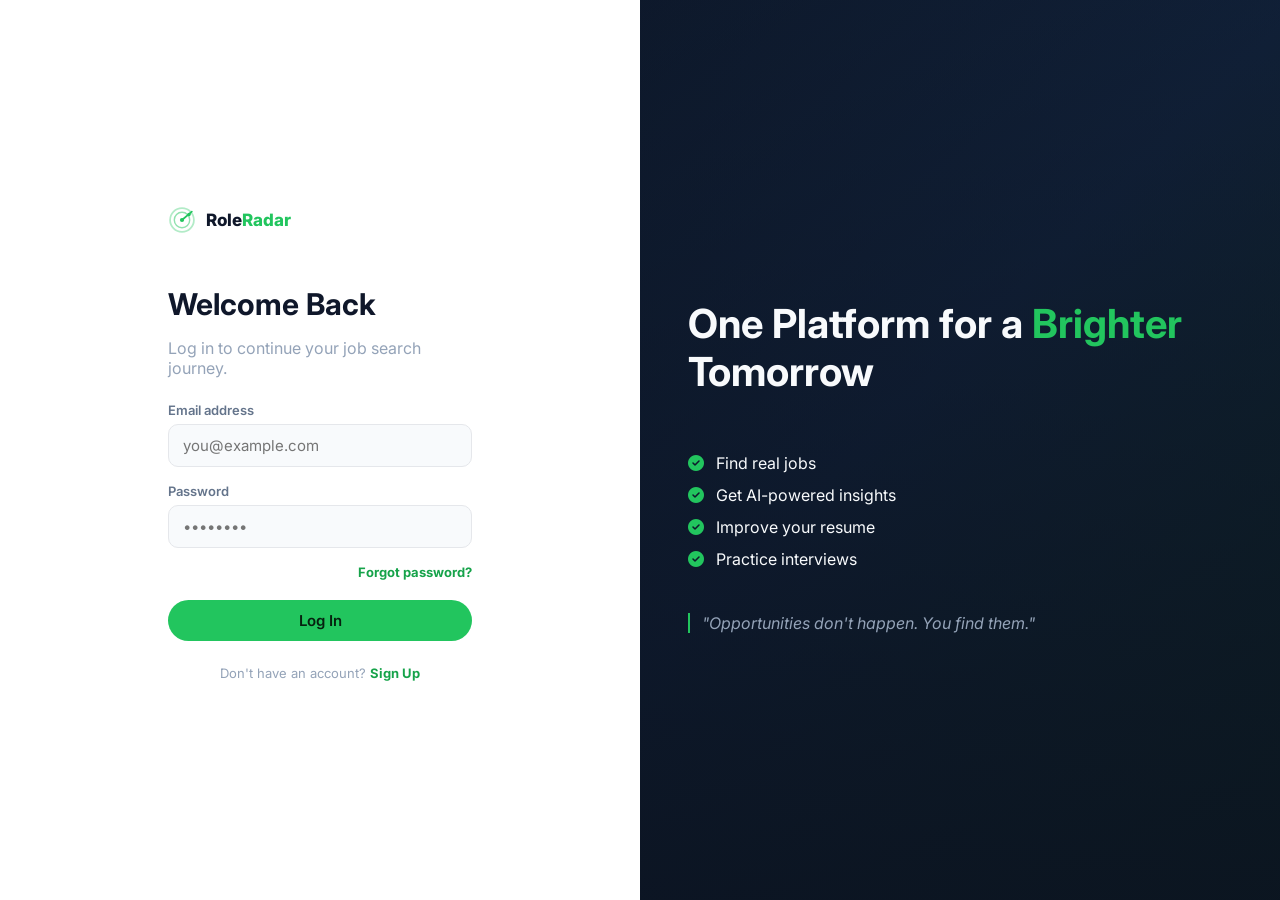
<file: roleradar-main/frontend/applications.html>
<!DOCTYPE html>
<html lang="en">
<head>
<meta charset="UTF-8">
<meta name="viewport" content="width=device-width, initial-scale=1.0">
<title>My Applications — RoleRadar</title>
<link rel="preconnect" href="https://fonts.googleapis.com">
<link href="https://fonts.googleapis.com/css2?family=Inter:wght@300;400;500;600;700;800&display=swap" rel="stylesheet">
<link rel="stylesheet" href="https://cdnjs.cloudflare.com/ajax/libs/font-awesome/6.4.0/css/all.min.css">
<link rel="stylesheet" href="assets/css/tokens.css">
<link rel="stylesheet" href="assets/css/components.css">
<link rel="stylesheet" href="assets/css/app.css">
<link rel="stylesheet" href="assets/css/responsive.css">
<script src="assets/js/store.js"></script>
<script src="assets/js/auth-gate.js"></script>
</head>
<body class="app" data-page="applications">
<div class="app-shell">
  <aside class="sidebar" id="sidebar-root"></aside>
  <div>
    <header class="topbar" id="topbar-root"></header>
    <main class="main">
      <div class="page-header">
        <div>
          <h1>My Applications</h1>
          <p>Track the status of your job applications.</p>
        </div>
      </div>

      <div class="pill-row" id="status-pills"></div>

      <div class="card" id="applications-list" style="padding:var(--space-4) var(--space-5);"></div>
    </main>
    <footer class="app-footer">RoleRadar — Your Skills. Our Radar. A Brighter Tomorrow.</footer>
  </div>
</div>

<script src="assets/js/api.js"></script>
<script src="assets/js/jobs-ui.js"></script>
<script src="assets/js/sidebar.js"></script>
<script src="assets/js/applications.js"></script>
</body>
</html>
</file>
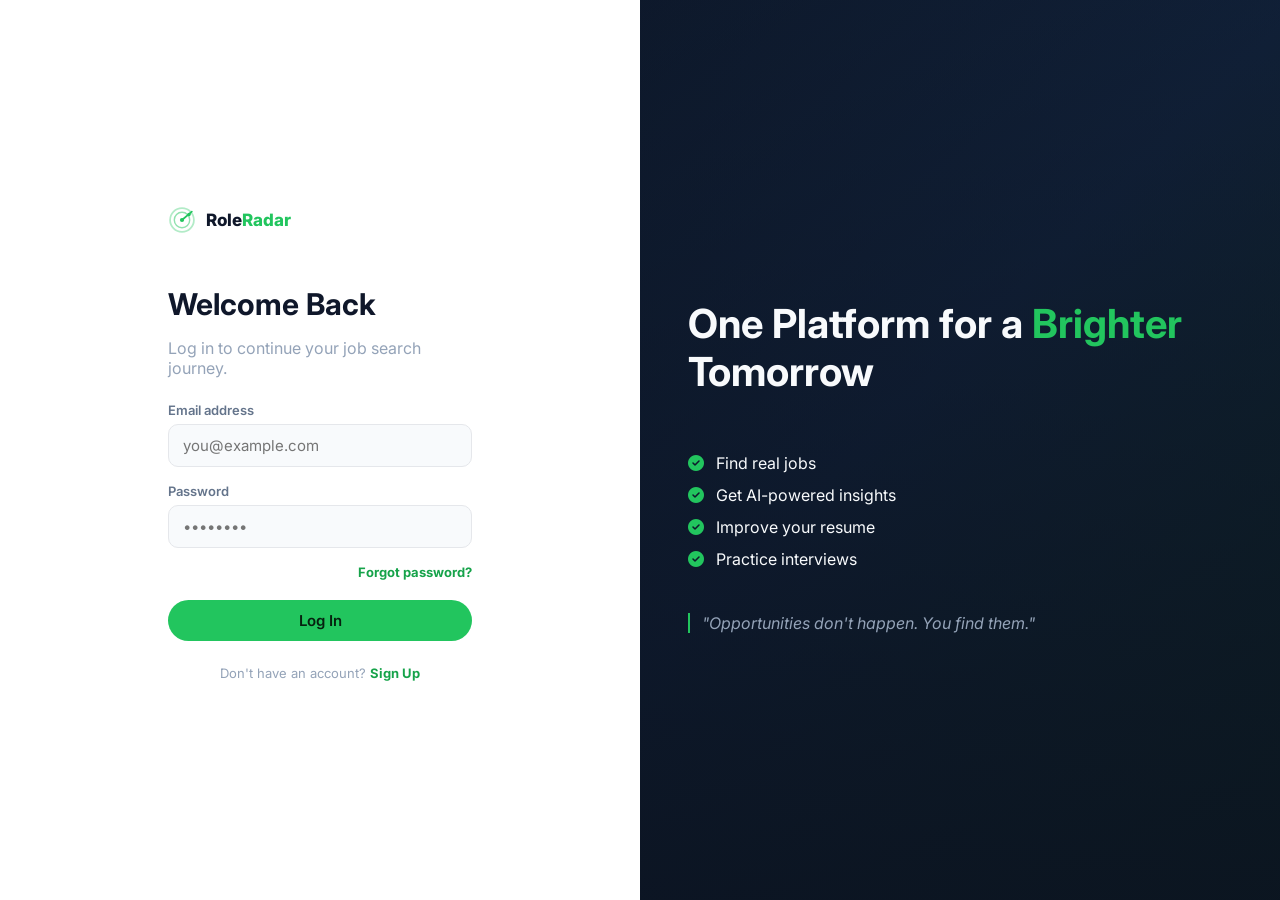
<file: roleradar-main/frontend/dashboard.html>
<!DOCTYPE html>
<html lang="en">
<head>
<meta charset="UTF-8">
<meta name="viewport" content="width=device-width, initial-scale=1.0">
<title>Dashboard — RoleRadar</title>
<link rel="preconnect" href="https://fonts.googleapis.com">
<link href="https://fonts.googleapis.com/css2?family=Inter:wght@300;400;500;600;700;800&display=swap" rel="stylesheet">
<link rel="stylesheet" href="https://cdnjs.cloudflare.com/ajax/libs/font-awesome/6.4.0/css/all.min.css">
<link rel="stylesheet" href="assets/css/tokens.css">
<link rel="stylesheet" href="assets/css/components.css">
<link rel="stylesheet" href="assets/css/app.css">
<link rel="stylesheet" href="assets/css/responsive.css">
<script src="assets/js/store.js"></script>
<script src="assets/js/auth-gate.js"></script>
</head>
<body class="app" data-page="dashboard">
<div class="app-shell">
  <aside class="sidebar" id="sidebar-root"></aside>
  <div>
    <header class="topbar" id="topbar-root"></header>
    <main class="main">
      <div class="page-header">
        <div>
          <h1 id="welcome-heading">Welcome back!</h1>
          <p>Let's make progress on your career goals.</p>
        </div>
        <div class="quote-badge">&ldquo;Small progress each day leads to big opportunities.&rdquo;</div>
      </div>

      <div class="stats-row">
        <div class="card stat-tile">
          <div class="stat-icon c-blue"><i class="fas fa-briefcase"></i></div>
          <div class="stat-value" id="stat-jobs">--</div>
          <div class="stat-label">Jobs Available</div>
        </div>
        <div class="card stat-tile">
          <div class="stat-icon c-blue"><i class="fas fa-paper-plane"></i></div>
          <div class="stat-value" id="stat-applications">0</div>
          <div class="stat-label">Applications</div>
        </div>
        <div class="card stat-tile">
          <div class="stat-icon c-green"><i class="fas fa-chart-line"></i></div>
          <div class="stat-value" id="stat-resume-match">--</div>
          <div class="stat-label">Resume Match</div>
        </div>
        <div class="card stat-tile">
          <div class="stat-icon c-purple"><i class="fas fa-comments"></i></div>
          <div class="stat-value" id="stat-interview-qs">0</div>
          <div class="stat-label">Interview Questions Practiced</div>
        </div>
      </div>

      <div class="dash-grid">
        <div class="dash-col">
          <div class="card section-card">
            <div class="section-head">
              <h3>Recommended Jobs for You</h3>
              <a href="find-jobs.html">View All <i class="fas fa-arrow-right"></i></a>
            </div>
            <div id="recommended-jobs"><p class="text-muted">Loading recommended jobs…</p></div>
          </div>
        </div>
        <div class="dash-col">
          <div class="card section-card">
            <h3>Quick Actions</h3>
            <div class="quick-actions" style="margin-top:14px;">
              <a class="quick-action green" href="resume-checker.html"><i class="fas fa-file-arrow-up"></i><strong>Upload Resume</strong><span>Get AI Feedback</span></a>
              <a class="quick-action blue" href="interview-practice.html"><i class="fas fa-microphone"></i><strong>Practice Interview</strong><span>Start Now</span></a>
              <a class="quick-action gray" href="find-jobs.html"><i class="fas fa-magnifying-glass"></i><strong>Find Jobs</strong><span>Search &amp; Filter</span></a>
              <a class="quick-action purple" href="applications.html"><i class="fas fa-list-check"></i><strong>View Applications</strong><span>Track Status</span></a>
            </div>
          </div>
          <div class="card section-card">
            <h3>Your Progress</h3>
            <div class="flex items-center gap-4" style="margin-top:10px;">
              <div class="progress-ring">
                <svg width="110" height="110">
                  <circle class="ring-bg" cx="55" cy="55" r="45"></circle>
                  <circle class="ring-fg" id="progress-ring-fg" cx="55" cy="55" r="45" stroke-dasharray="283" stroke-dashoffset="283"></circle>
                </svg>
                <div class="ring-label"><span id="progress-ring-value">0%</span><small>Overall<br>Progress</small></div>
              </div>
              <ul class="progress-check-list" id="progress-checklist"></ul>
            </div>
          </div>
        </div>
      </div>
    </main>
    <footer class="app-footer">RoleRadar — Your Skills. Our Radar. A Brighter Tomorrow.</footer>
  </div>
</div>

<script src="assets/js/api.js"></script>
<script src="assets/js/jobs-ui.js"></script>
<script src="assets/js/sidebar.js"></script>
<script src="assets/js/dashboard.js"></script>
</body>
</html>
</file>
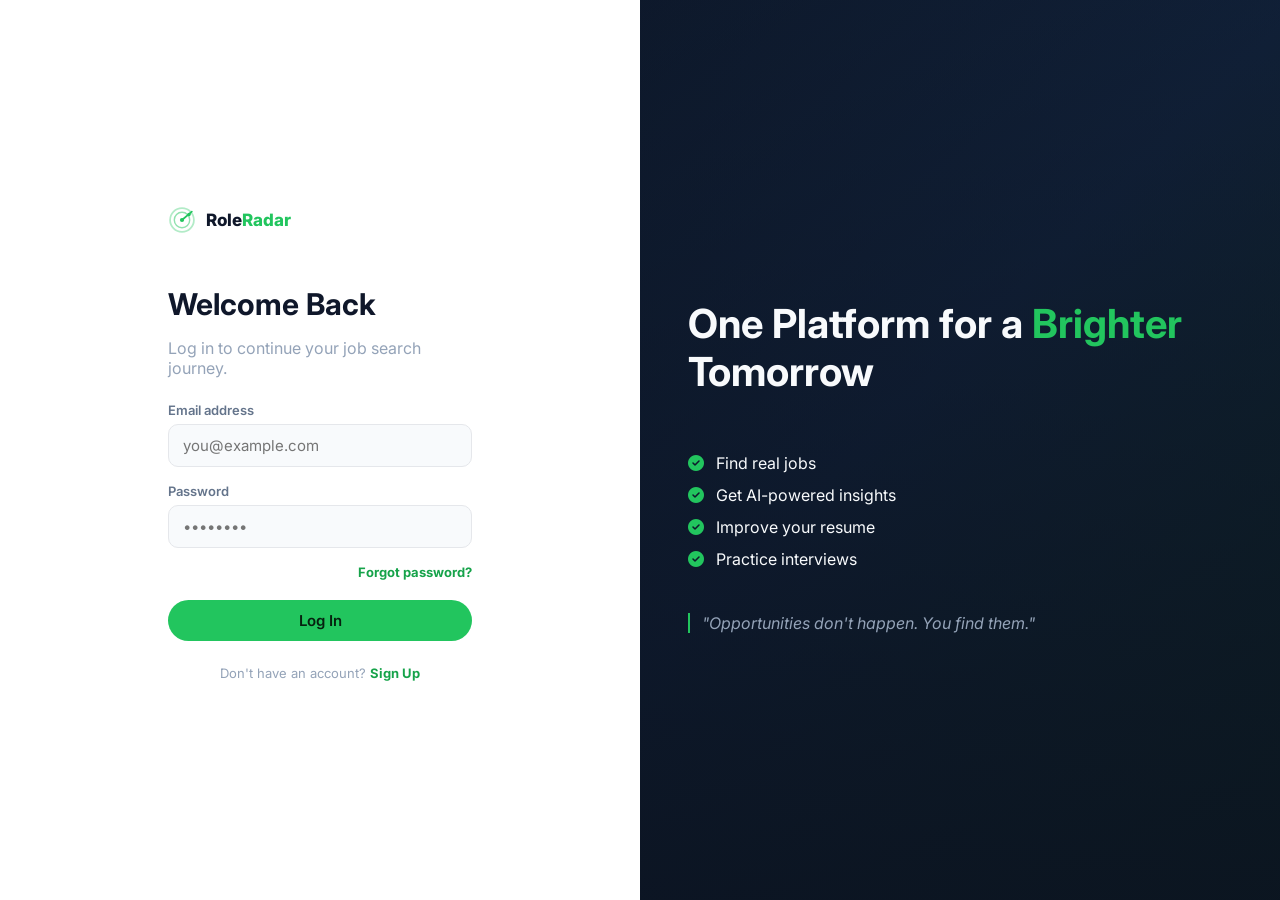
<file: roleradar-main/frontend/interview-practice.html>
<!DOCTYPE html>
<html lang="en">
<head>
<meta charset="UTF-8">
<meta name="viewport" content="width=device-width, initial-scale=1.0">
<title>AI Interview Practice — RoleRadar</title>
<link rel="preconnect" href="https://fonts.googleapis.com">
<link href="https://fonts.googleapis.com/css2?family=Inter:wght@300;400;500;600;700;800&display=swap" rel="stylesheet">
<link rel="stylesheet" href="https://cdnjs.cloudflare.com/ajax/libs/font-awesome/6.4.0/css/all.min.css">
<link rel="stylesheet" href="assets/css/tokens.css">
<link rel="stylesheet" href="assets/css/components.css">
<link rel="stylesheet" href="assets/css/app.css">
<link rel="stylesheet" href="assets/css/responsive.css">
<script src="assets/js/store.js"></script>
<script src="assets/js/auth-gate.js"></script>
</head>
<body class="app" data-page="interview-practice">
<div class="app-shell">
  <aside class="sidebar" id="sidebar-root"></aside>
  <div>
    <header class="topbar" id="topbar-root"></header>
    <main class="main">
      <div class="page-header">
        <div>
          <h1>AI Interview Practice</h1>
          <p>Get role-specific questions and real-time feedback.</p>
        </div>
      </div>

      <div class="card section-card" style="margin-bottom:20px;">
        <div class="profile-field-row" style="align-items:end;grid-template-columns:1fr 1fr auto;">
          <div class="field" style="margin:0;">
            <label>Select Role</label>
            <select class="input" id="role-select"><option value="">Loading jobs…</option></select>
          </div>
          <div class="field" style="margin:0;">
            <label>Difficulty Level</label>
            <select class="input" id="difficulty-select">
              <option value="easy">Easy</option>
              <option value="medium" selected>Medium</option>
              <option value="hard">Hard</option>
            </select>
          </div>
          <button class="btn btn-primary" id="start-practice-btn">Start Practice</button>
        </div>
      </div>

      <div class="qa-layout" id="qa-layout" style="display:none;">
        <div class="card section-card">
          <h3>Sample Questions</h3>
          <ul class="question-list" id="question-list"></ul>
          <div class="field" style="margin-top:16px;">
            <label style="display:flex;align-items:center;justify-content:space-between;">
              <span>Your Answer</span>
              <button class="btn btn-outline btn-sm" id="voice-btn" type="button" style="display:none;"><i class="fas fa-microphone"></i> Speak Answer</button>
            </label>
            <textarea class="input" id="answer-input" rows="4" placeholder="Type your answer here, or click Speak Answer to talk instead…"></textarea>
            <p class="text-muted" id="voice-status" style="font-size:var(--fs-xs);margin-top:4px;display:none;"></p>
          </div>
          <button class="btn btn-primary btn-block" id="submit-answer-btn">Submit Answer</button>
        </div>
        <div class="feedback-card">
          <h4><i class="fas fa-circle-check"></i> AI Feedback</h4>
          <div id="feedback-body">
            <p class="text-muted">Answer a question to see AI feedback here.</p>
          </div>
        </div>
      </div>

      <div class="empty-state" id="qa-empty">
        <i class="fas fa-comments"></i>
        <p>Select a role and difficulty, then start practicing.</p>
      </div>
    </main>
    <footer class="app-footer">RoleRadar — Your Skills. Our Radar. A Brighter Tomorrow.</footer>
  </div>
</div>

<script src="assets/js/api.js"></script>
<script src="assets/js/jobs-ui.js"></script>
<script src="assets/js/sidebar.js"></script>
<script src="assets/js/interview.js"></script>
</body>
</html>
</file>
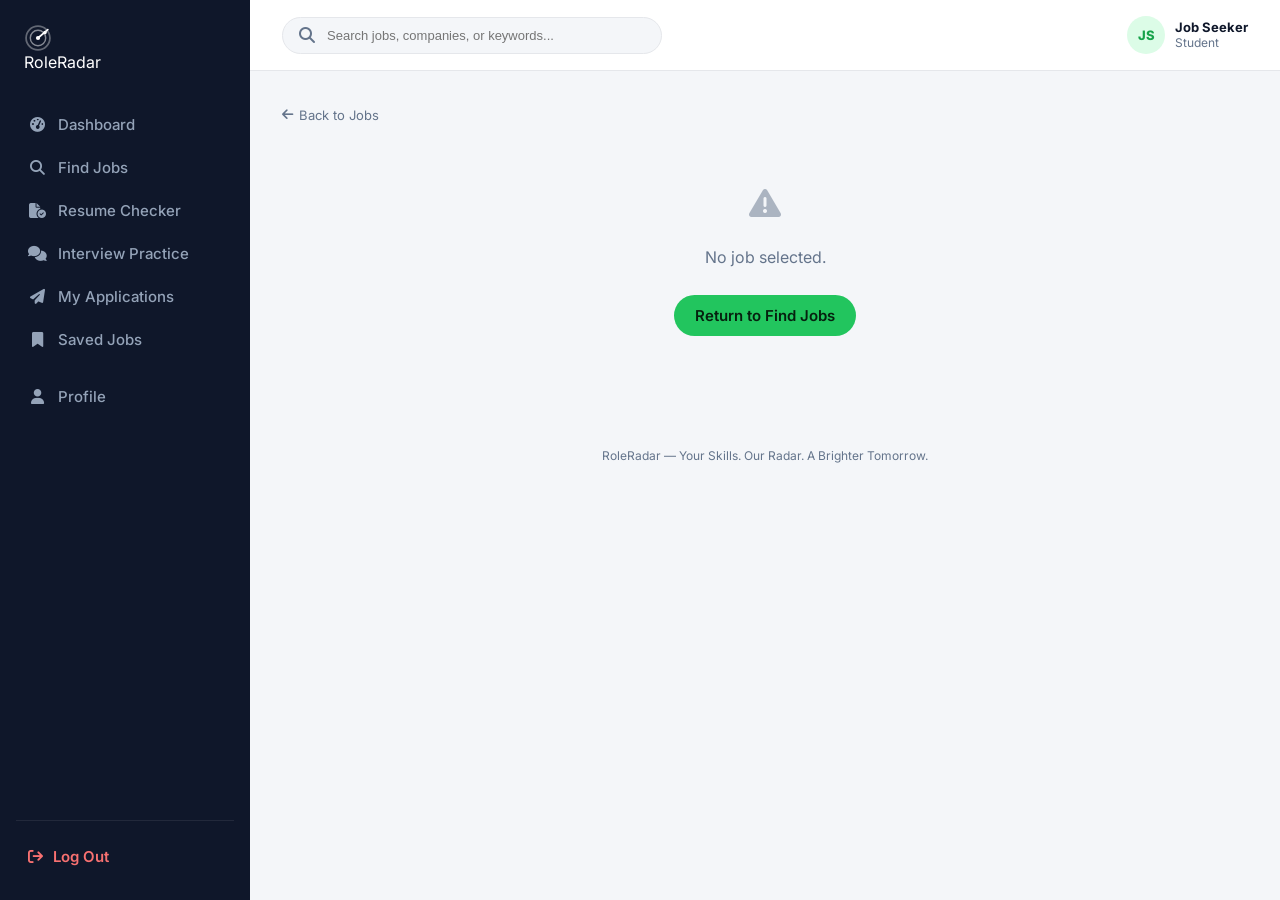
<file: roleradar-main/frontend/job-details.html>
<!DOCTYPE html>
<html lang="en">
<head>
<meta charset="UTF-8">
<meta name="viewport" content="width=device-width, initial-scale=1.0">
<title>Job Details — RoleRadar</title>
<link rel="preconnect" href="https://fonts.googleapis.com">
<link href="https://fonts.googleapis.com/css2?family=Inter:wght@300;400;500;600;700;800&display=swap" rel="stylesheet">
<link rel="stylesheet" href="https://cdnjs.cloudflare.com/ajax/libs/font-awesome/6.4.0/css/all.min.css">
<link rel="stylesheet" href="assets/css/tokens.css">
<link rel="stylesheet" href="assets/css/components.css">
<link rel="stylesheet" href="assets/css/app.css">
<link rel="stylesheet" href="assets/css/responsive.css">
<script src="assets/js/store.js"></script>
</head>
<body class="app" data-page="job-details">
<div class="app-shell">
  <aside class="sidebar" id="sidebar-root"></aside>
  <div>
    <header class="topbar" id="topbar-root"></header>
    <main class="main">
      <a href="find-jobs.html" style="display:inline-flex;align-items:center;gap:6px;color:var(--app-text-secondary);font-size:var(--fs-sm);margin-bottom:16px;"><i class="fas fa-arrow-left"></i> Back to Jobs</a>

      <div id="job-details-root">
        <div class="empty-state"><i class="fas fa-briefcase"></i><p>Loading job…</p></div>
      </div>
    </main>
    <footer class="app-footer">RoleRadar — Your Skills. Our Radar. A Brighter Tomorrow.</footer>
  </div>
</div>

<script src="assets/js/api.js"></script>
<script src="assets/js/jobs-ui.js"></script>
<script src="assets/js/sidebar.js"></script>
<script src="assets/js/jobdetails.js"></script>
</body>
</html>
</file>
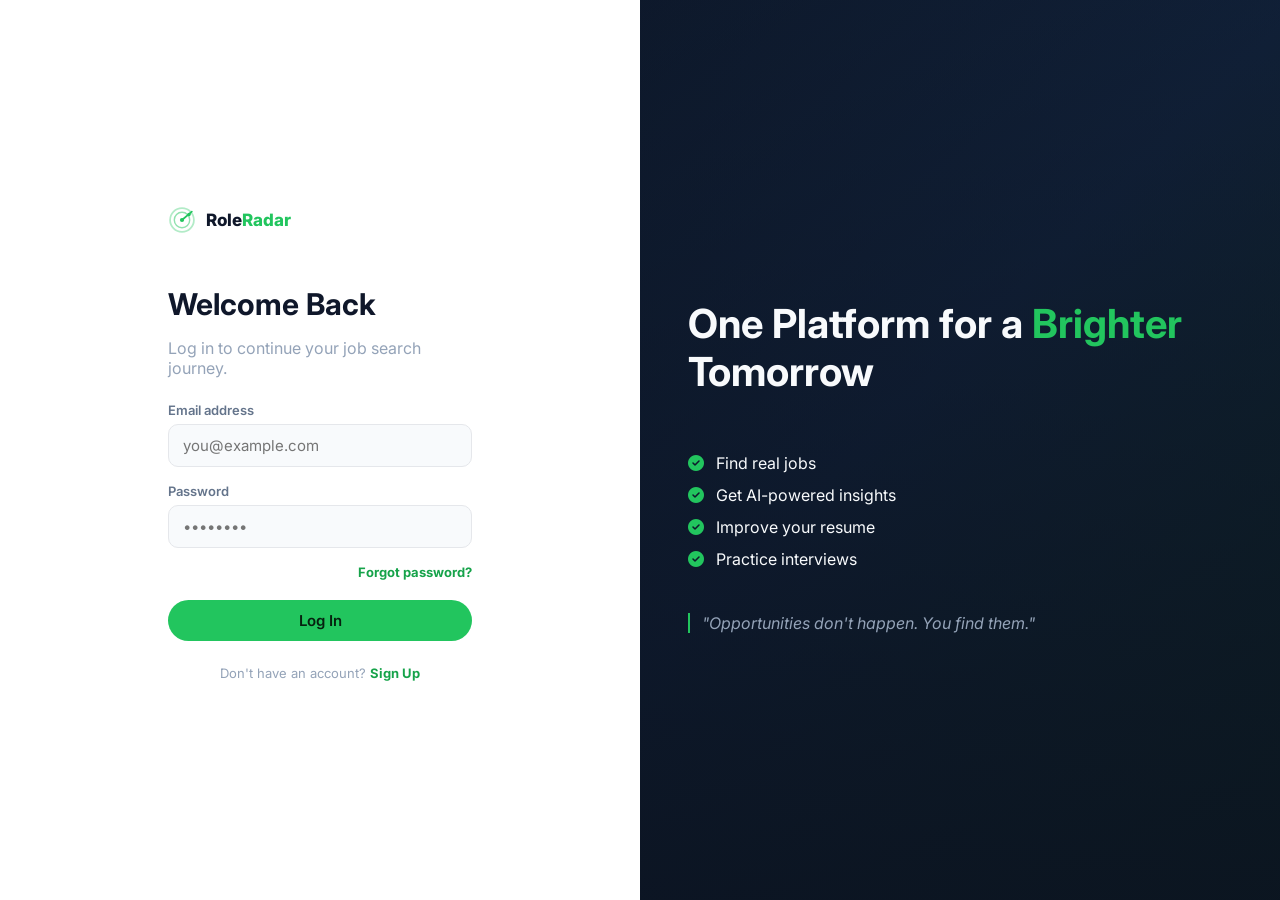
<file: roleradar-main/frontend/login.html>
<!DOCTYPE html>
<html lang="en">
<head>
<meta charset="UTF-8">
<meta name="viewport" content="width=device-width, initial-scale=1.0">
<title>Log In — RoleRadar</title>
<link rel="preconnect" href="https://fonts.googleapis.com">
<link href="https://fonts.googleapis.com/css2?family=Inter:wght@300;400;500;600;700;800&display=swap" rel="stylesheet">
<link rel="stylesheet" href="https://cdnjs.cloudflare.com/ajax/libs/font-awesome/6.4.0/css/all.min.css">
<link rel="stylesheet" href="assets/css/tokens.css">
<link rel="stylesheet" href="assets/css/components.css">
<link rel="stylesheet" href="assets/css/public.css">
<link rel="stylesheet" href="assets/css/responsive.css">
</head>
<body class="pub">
<div class="auth-shell">
  <div class="auth-left">
   <div class="auth-left-inner">
    <div class="pub-logo" id="auth-logo" style="margin-bottom:32px;"></div>

    <div id="login-panel">
      <h1 style="font-size:var(--fs-xl);margin-bottom:4px;">Welcome Back</h1>
      <p class="text-muted" style="color:var(--pub-text-secondary);margin-bottom:24px;">Log in to continue your job search journey.</p>
      <p class="auth-msg" id="login-msg" role="alert"></p>
      <form id="login-form">
        <div class="field">
          <label for="login-email">Email address</label>
          <input class="input" type="email" id="login-email" placeholder="you@example.com" autocomplete="email" required>
        </div>
        <div class="field">
          <label for="login-password">Password</label>
          <input class="input" type="password" id="login-password" placeholder="••••••••" autocomplete="current-password" required>
        </div>
        <div style="margin-bottom:20px;font-size:var(--fs-sm);text-align:right;">
          <a href="#" class="auth-toggle-link" id="show-forgot">Forgot password?</a>
        </div>
        <button type="submit" class="btn btn-primary btn-block" id="login-btn">Log In</button>
      </form>
      <p style="text-align:center;margin-top:24px;font-size:var(--fs-sm);color:var(--pub-text-secondary);">
        Don't have an account? <a href="#" class="auth-toggle-link" id="show-signup">Sign Up</a>
      </p>
    </div>

    <div id="signup-panel" style="display:none;">
      <h1 style="font-size:var(--fs-xl);margin-bottom:4px;">Create Your Account</h1>
      <p style="color:var(--pub-text-secondary);margin-bottom:24px;">Start your smarter job search today.</p>
      <p class="auth-msg" id="signup-msg" role="alert"></p>
      <form id="signup-form">
        <div class="field">
          <label for="signup-name">Full name</label>
          <input class="input" type="text" id="signup-name" placeholder="Your full name" autocomplete="name" maxlength="100" required>
        </div>
        <div class="field">
          <label for="signup-email">Email address</label>
          <input class="input" type="email" id="signup-email" placeholder="you@example.com" autocomplete="email" required>
        </div>
        <div class="field">
          <label for="signup-password">Password</label>
          <input class="input" type="password" id="signup-password" placeholder="At least 8 characters" autocomplete="new-password" minlength="8" maxlength="128" required>
        </div>
        <button type="submit" class="btn btn-primary btn-block" id="signup-btn">Sign Up</button>
      </form>
      <p style="text-align:center;margin-top:24px;font-size:var(--fs-sm);color:var(--pub-text-secondary);">
        Already have an account? <a href="#" class="auth-toggle-link" id="show-login">Log In</a>
      </p>
    </div>

    <div id="forgot-panel" style="display:none;">
      <h1 style="font-size:var(--fs-xl);margin-bottom:4px;">Reset Your Password</h1>
      <p style="color:var(--pub-text-secondary);margin-bottom:24px;">Enter your email and we will send you a link to choose a new password.</p>
      <p class="auth-msg" id="forgot-msg" role="alert"></p>
      <form id="forgot-form">
        <div class="field">
          <label for="forgot-email">Email address</label>
          <input class="input" type="email" id="forgot-email" placeholder="you@example.com" autocomplete="email" required>
        </div>
        <button type="submit" class="btn btn-primary btn-block" id="forgot-btn">Send Reset Link</button>
      </form>
      <p style="text-align:center;margin-top:24px;font-size:var(--fs-sm);"><a href="#" class="auth-toggle-link" id="forgot-back">Back to Log In</a></p>
    </div>

    <div id="sent-panel" class="auth-state" style="display:none;">
      <div class="auth-icon"><i class="fas fa-envelope-circle-check"></i></div>
      <h1 style="font-size:var(--fs-xl);margin-bottom:8px;" id="sent-title">Check your email</h1>
      <p style="color:var(--pub-text-secondary);margin-bottom:8px;" id="sent-text"></p>
      <p style="font-weight:700;word-break:break-all;margin-bottom:20px;" id="sent-email"></p>
      <p class="auth-msg" id="sent-msg" role="status"></p>
      <p style="font-size:var(--fs-sm);color:var(--pub-text-secondary);" id="sent-resend-row">
        Did not get it? <button type="button" class="auth-link-btn" id="resend-btn">Resend email</button>
      </p>
      <p style="margin-top:24px;font-size:var(--fs-sm);"><a href="#" class="auth-toggle-link" id="sent-back">Back to Log In</a></p>
    </div>
   </div>
  </div>

  <div class="auth-right">
    <h2>One Platform for a <span style="color:var(--accent-green)">Brighter</span> Tomorrow</h2>
    <div style="margin-top:24px;">
      <div class="auth-check"><i class="fas fa-circle-check"></i> Find real jobs</div>
      <div class="auth-check"><i class="fas fa-circle-check"></i> Get AI-powered insights</div>
      <div class="auth-check"><i class="fas fa-circle-check"></i> Improve your resume</div>
      <div class="auth-check"><i class="fas fa-circle-check"></i> Practice interviews</div>
    </div>
    <div class="auth-quote">"Opportunities don't happen. You find them."</div>
  </div>
</div>

<script src="assets/js/store.js"></script>
<script src="assets/js/api.js"></script>
<script>
  const $ = (id) => document.getElementById(id);
  $('auth-logo').innerHTML = `<span class="rr-mark">${RR_LOGO_SVG}</span><span class="wordmark"><span class="wordmark-role">Role</span><span class="wordmark-radar">Radar</span></span>`;

  const PANELS = ['login', 'signup', 'forgot', 'sent'];
  function show(name) {
    PANELS.forEach(p => { $(p + '-panel').style.display = p === name ? 'block' : 'none'; });
    PANELS.forEach(p => setMsg(p + '-msg', ''));
  }
  function setMsg(id, text, kind) {
    const el = $(id);
    el.textContent = text || '';
    el.className = 'auth-msg' + (text ? ' show ' + (kind || 'error') : '');
  }
  function busy(btn, on, label) { btn.disabled = on; btn.textContent = on ? 'Please wait…' : label; }

  $('show-signup').addEventListener('click', (e) => { e.preventDefault(); show('signup'); });
  $('show-login').addEventListener('click', (e) => { e.preventDefault(); show('login'); });
  $('show-forgot').addEventListener('click', (e) => { e.preventDefault(); const typed = $('login-email').value; show('forgot'); $('forgot-email').value = typed; });
  $('forgot-back').addEventListener('click', (e) => { e.preventDefault(); show('login'); });
  $('sent-back').addEventListener('click', (e) => { e.preventDefault(); show('login'); });

  // Notices arriving from other pages (verification link, reset, expired session).
  const params = new URLSearchParams(window.location.search);
  if (params.get('mode') === 'signup') show('signup');
  if (params.get('verified')) setMsg('login-msg', 'Email verified. Log in to continue.', 'ok');
  if (params.get('reset')) setMsg('login-msg', 'Password updated. Log in with your new password.', 'ok');
  if (params.get('expired')) setMsg('login-msg', 'Your session expired. Please log in again.', 'error');

  let pendingEmail = '';
  function showSent(kind, email) {
    pendingEmail = email;
    show('sent');
    $('sent-email').textContent = email;
    $('sent-title').textContent = kind === 'verify' ? 'Check your email' : 'Reset link sent';
    $('sent-text').textContent = kind === 'verify'
      ? 'We sent a verification link to the address below. Click it to activate your account. The link works for 24 hours.'
      : 'If an account exists for the address below, a link to choose a new password is on its way. It works for 1 hour.';
    $('sent-resend-row').style.display = kind === 'verify' ? 'block' : 'none';
  }

  function startCooldown(btn, seconds) {
    let left = seconds; btn.disabled = true;
    const tick = () => {
      if (left <= 0) { btn.disabled = false; btn.textContent = 'Resend email'; return; }
      btn.textContent = `Resend in ${left}s`; left -= 1; setTimeout(tick, 1000);
    };
    tick();
  }

  $('resend-btn').addEventListener('click', async () => {
    const res = await RoleRadarAPI.auth.resend(pendingEmail);
    setMsg('sent-msg', res.ok ? 'Sent. Check your inbox and spam folder.' : res.message, res.ok ? 'ok' : 'error');
    if (res.ok) startCooldown($('resend-btn'), 60);
  });

  $('signup-form').addEventListener('submit', async (e) => {
    e.preventDefault();
    const btn = $('signup-btn'); setMsg('signup-msg', ''); busy(btn, true);
    const email = $('signup-email').value.trim();
    const res = await RoleRadarAPI.auth.signup($('signup-name').value.trim(), email, $('signup-password').value);
    busy(btn, false, 'Sign Up');
    if (res.ok) { $('signup-password').value = ''; showSent('verify', email); startCooldown($('resend-btn'), 60); }
    else setMsg('signup-msg', res.message);
  });

  $('login-form').addEventListener('submit', async (e) => {
    e.preventDefault();
    const btn = $('login-btn'); setMsg('login-msg', ''); busy(btn, true);
    const email = $('login-email').value.trim();
    const res = await RoleRadarAPI.auth.login(email, $('login-password').value);
    if (res.ok) {
      Store.adoptAccount(res.data);
      window.location.href = params.get('next') || 'dashboard.html';
      return;
    }
    busy(btn, false, 'Log In');
    if (res.code === 'email_not_verified') { showSent('verify', email); setMsg('sent-msg', res.message, 'error'); }
    else setMsg('login-msg', res.message);
  });

  $('forgot-form').addEventListener('submit', async (e) => {
    e.preventDefault();
    const btn = $('forgot-btn'); setMsg('forgot-msg', ''); busy(btn, true);
    const email = $('forgot-email').value.trim();
    const res = await RoleRadarAPI.auth.forgot(email);
    busy(btn, false, 'Send Reset Link');
    if (res.ok) showSent('reset', email); else setMsg('forgot-msg', res.message);
  });
</script>
</body>
</html>
</file>
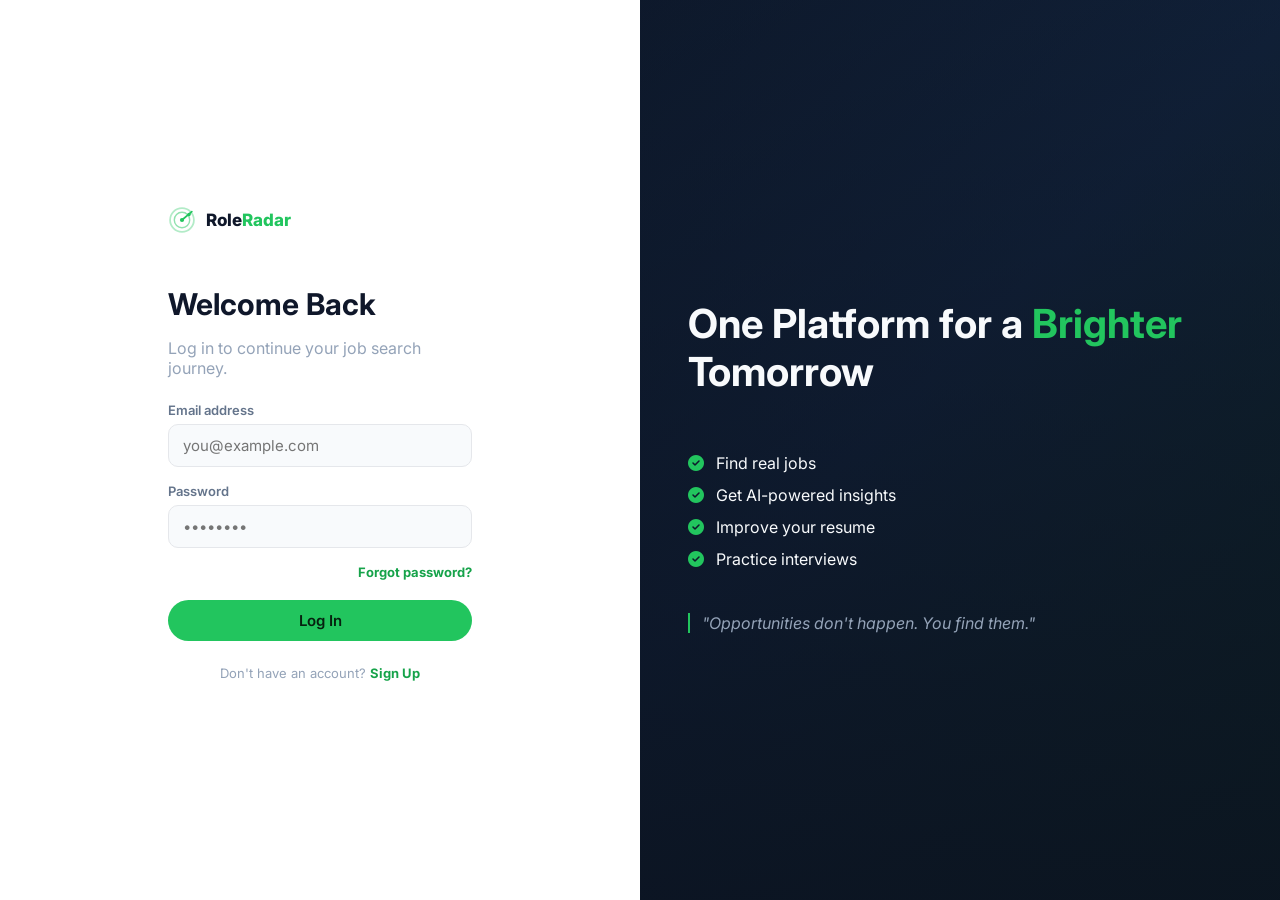
<file: roleradar-main/frontend/profile.html>
<!DOCTYPE html>
<html lang="en">
<head>
<meta charset="UTF-8">
<meta name="viewport" content="width=device-width, initial-scale=1.0">
<title>Profile & Settings — RoleRadar</title>
<link rel="preconnect" href="https://fonts.googleapis.com">
<link href="https://fonts.googleapis.com/css2?family=Inter:wght@300;400;500;600;700;800&display=swap" rel="stylesheet">
<link rel="stylesheet" href="https://cdnjs.cloudflare.com/ajax/libs/font-awesome/6.4.0/css/all.min.css">
<link rel="stylesheet" href="assets/css/tokens.css">
<link rel="stylesheet" href="assets/css/components.css">
<link rel="stylesheet" href="assets/css/app.css">
<link rel="stylesheet" href="assets/css/responsive.css">
<script src="assets/js/store.js"></script>
<script src="assets/js/auth-gate.js"></script>
</head>
<body class="app" data-page="profile">
<div class="app-shell">
  <aside class="sidebar" id="sidebar-root"></aside>
  <div>
    <header class="topbar" id="topbar-root"></header>
    <main class="main">
      <div class="page-header">
        <div>
          <h1>Profile & Settings</h1>
        </div>
      </div>

      <div class="profile-grid">
        <div class="card section-card">
          <div class="section-head"><h3>Profile Information</h3><button class="btn btn-outline btn-sm" id="edit-profile-btn">Edit Profile</button></div>
          <div class="flex items-center gap-3" style="margin-bottom:20px;">
            <div class="avatar lg" id="profile-avatar">RS</div>
            <div>
              <div style="font-weight:800;font-size:var(--fs-md);" id="profile-name-display">Rahul Singh</div>
              <div class="text-muted" id="profile-email-display">rahul.singh@unt.edu</div>
              <div class="text-muted" style="font-size:var(--fs-xs);">Student</div>
            </div>
          </div>
          <form id="profile-form">
            <div class="profile-field-row">
              <div class="field"><label>Full Name</label><input class="input" id="p-fullName" disabled></div>
              <div class="field"><label>Email</label><input class="input" id="p-email" disabled></div>
            </div>
            <div class="profile-field-row">
              <div class="field"><label>Location</label><input class="input" id="p-location" disabled></div>
              <div class="field"><label>Target Role</label><input class="input" id="p-targetRole" disabled></div>
            </div>
            <div class="field"><label>About</label><textarea class="input" id="p-about" rows="3" disabled></textarea></div>
            <button type="submit" class="btn btn-primary" id="save-profile-btn" style="display:none;">Save Changes</button>
          </form>
        </div>

        <div class="card section-card" id="settings">
          <h3>Settings</h3>
          <div class="settings-list">
            <div class="settings-item">
              <div class="flex items-center gap-3"><div class="s-icon"><i class="fas fa-palette"></i></div><div><div class="s-label">Theme</div></div></div>
              <div class="theme-toggle" id="theme-toggle">
                <button data-theme="light">Light</button>
                <button data-theme="system">System</button>
              </div>
            </div>
            <div class="settings-item" style="flex-direction:column;align-items:stretch;">
              <div class="flex items-center gap-3" style="margin-bottom:12px;"><div class="s-icon"><i class="fas fa-key"></i></div><div><div class="s-label">Change Password</div><div class="s-sub">Update the password you log in with</div></div></div>
              <p class="auth-msg" id="password-msg" role="alert"></p>
              <form id="password-form">
                <div class="field"><label for="p-current-password">Current password</label><input class="input" type="password" id="p-current-password" autocomplete="current-password" required></div>
                <div class="field"><label for="p-new-password">New password</label><input class="input" type="password" id="p-new-password" autocomplete="new-password" minlength="8" maxlength="128" required></div>
                <button type="submit" class="btn btn-outline btn-sm" id="password-btn">Update Password</button>
              </form>
            </div>
            <div class="settings-item danger">
              <div class="flex items-center gap-3"><div class="s-icon"><i class="fas fa-trash"></i></div><div><div class="s-label" style="color:var(--app-danger);">Delete Account</div><div class="s-sub">Permanently delete your account</div></div></div>
              <button class="btn btn-danger btn-sm" id="delete-account-btn">Delete</button>
            </div>
          </div>
        </div>
      </div>
    </main>
    <footer class="app-footer">RoleRadar — Your Skills. Our Radar. A Brighter Tomorrow.</footer>
  </div>
</div>

<script src="assets/js/api.js"></script>
<script src="assets/js/jobs-ui.js"></script>
<script src="assets/js/sidebar.js"></script>
<script src="assets/js/profile.js"></script>
</body>
</html>
</file>
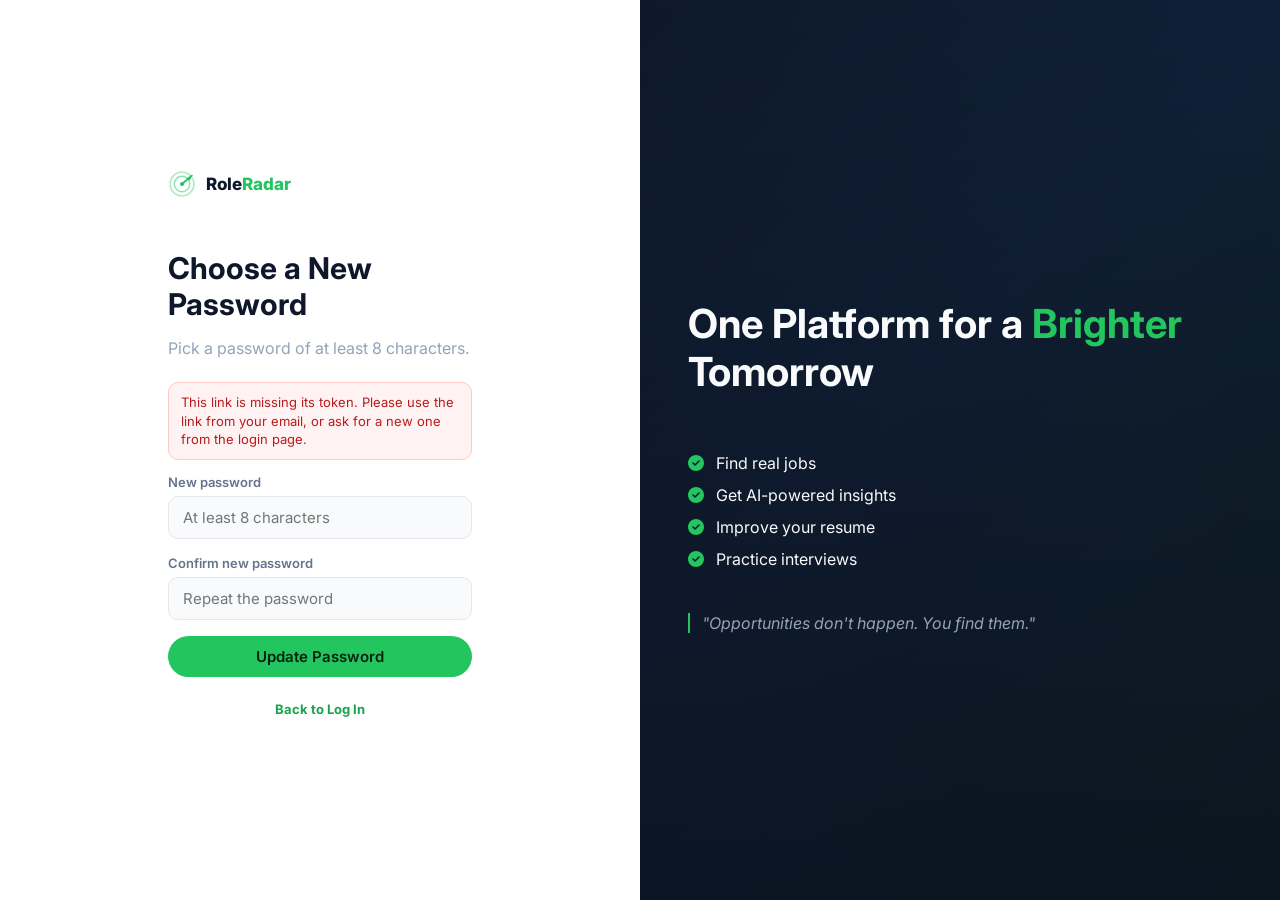
<file: roleradar-main/frontend/reset.html>
<!DOCTYPE html>
<html lang="en">
<head>
<meta charset="UTF-8">
<meta name="viewport" content="width=device-width, initial-scale=1.0">
<title>Reset Password — RoleRadar</title>
<link rel="preconnect" href="https://fonts.googleapis.com">
<link href="https://fonts.googleapis.com/css2?family=Inter:wght@300;400;500;600;700;800&display=swap" rel="stylesheet">
<link rel="stylesheet" href="https://cdnjs.cloudflare.com/ajax/libs/font-awesome/6.4.0/css/all.min.css">
<link rel="stylesheet" href="assets/css/tokens.css">
<link rel="stylesheet" href="assets/css/components.css">
<link rel="stylesheet" href="assets/css/public.css">
<link rel="stylesheet" href="assets/css/responsive.css">
</head>
<body class="pub">
<div class="auth-shell">
  <div class="auth-left">
   <div class="auth-left-inner">
    <div class="pub-logo" id="auth-logo" style="margin-bottom:32px;"></div>
    <div id="reset-panel">
      <h1 style="font-size:var(--fs-xl);margin-bottom:4px;">Choose a New Password</h1>
      <p style="color:var(--pub-text-secondary);margin-bottom:24px;">Pick a password of at least 8 characters.</p>
      <p class="auth-msg" id="reset-msg" role="alert"></p>
      <form id="reset-form">
        <div class="field">
          <label for="reset-password">New password</label>
          <input class="input" type="password" id="reset-password" placeholder="At least 8 characters" autocomplete="new-password" minlength="8" maxlength="128" required>
        </div>
        <div class="field">
          <label for="reset-confirm">Confirm new password</label>
          <input class="input" type="password" id="reset-confirm" placeholder="Repeat the password" autocomplete="new-password" minlength="8" maxlength="128" required>
        </div>
        <button type="submit" class="btn btn-primary btn-block" id="reset-btn">Update Password</button>
      </form>
      <p style="text-align:center;margin-top:24px;font-size:var(--fs-sm);"><a href="login.html" class="auth-toggle-link">Back to Log In</a></p>
    </div>
   </div>
  </div>

  <div class="auth-right">
    <h2>One Platform for a <span style="color:var(--accent-green)">Brighter</span> Tomorrow</h2>
    <div style="margin-top:24px;">
      <div class="auth-check"><i class="fas fa-circle-check"></i> Find real jobs</div>
      <div class="auth-check"><i class="fas fa-circle-check"></i> Get AI-powered insights</div>
      <div class="auth-check"><i class="fas fa-circle-check"></i> Improve your resume</div>
      <div class="auth-check"><i class="fas fa-circle-check"></i> Practice interviews</div>
    </div>
    <div class="auth-quote">"Opportunities don't happen. You find them."</div>
  </div>
</div>

<script src="assets/js/store.js"></script>
<script src="assets/js/api.js"></script>
<script>
  const $ = (id) => document.getElementById(id);
  $('auth-logo').innerHTML = `<span class="rr-mark">${RR_LOGO_SVG}</span><span class="wordmark"><span class="wordmark-role">Role</span><span class="wordmark-radar">Radar</span></span>`;
  const token = new URLSearchParams(window.location.search).get('token') || '';
  function setMsg(text, kind) { const el = $('reset-msg'); el.textContent = text || ''; el.className = 'auth-msg' + (text ? ' show ' + kind : ''); }
  if (!token) setMsg('This link is missing its token. Please use the link from your email, or ask for a new one from the login page.', 'error');
  $('reset-form').addEventListener('submit', async (e) => {
    e.preventDefault();
    if (!token) return;
    const pw = $('reset-password').value;
    if (pw !== $('reset-confirm').value) { setMsg('The two passwords do not match.', 'error'); return; }
    const btn = $('reset-btn'); btn.disabled = true; btn.textContent = 'Please wait…'; setMsg('');
    const res = await RoleRadarAPI.auth.reset(token, pw);
    if (res.ok) { window.location.href = 'login.html?reset=1'; return; }
    btn.disabled = false; btn.textContent = 'Update Password';
    setMsg(res.message, 'error');
  });
</script>
</body>
</html>
</file>
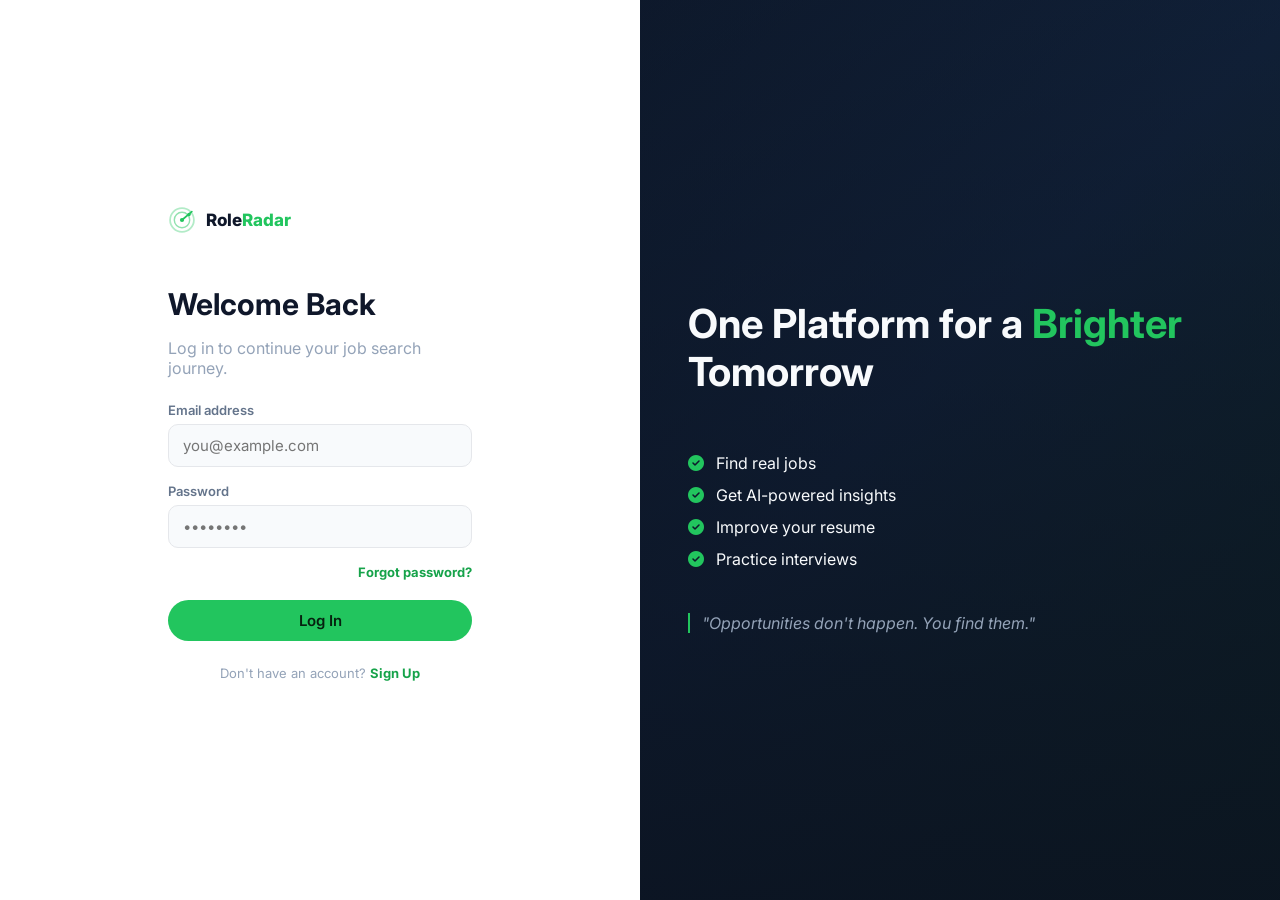
<file: roleradar-main/frontend/resume-checker.html>
<!DOCTYPE html>
<html lang="en">
<head>
<meta charset="UTF-8">
<meta name="viewport" content="width=device-width, initial-scale=1.0">
<title>Resume Completeness Checker — RoleRadar</title>
<link rel="preconnect" href="https://fonts.googleapis.com">
<link href="https://fonts.googleapis.com/css2?family=Inter:wght@300;400;500;600;700;800&display=swap" rel="stylesheet">
<link rel="stylesheet" href="https://cdnjs.cloudflare.com/ajax/libs/font-awesome/6.4.0/css/all.min.css">
<link rel="stylesheet" href="assets/css/tokens.css">
<link rel="stylesheet" href="assets/css/components.css">
<link rel="stylesheet" href="assets/css/app.css">
<link rel="stylesheet" href="assets/css/responsive.css">
<script src="assets/js/store.js"></script>
<script src="assets/js/auth-gate.js"></script>
</head>
<body class="app" data-page="resume-checker">
<div class="app-shell">
  <aside class="sidebar" id="sidebar-root"></aside>
  <div>
    <header class="topbar" id="topbar-root"></header>
    <main class="main">
      <div class="page-header">
        <div>
          <h1>AI Resume Completeness Checker</h1>
          <p>Get detailed feedback and improve your resume for your target role.</p>
        </div>
      </div>

      <div class="stepper">
        <div class="step active" id="step-1"><span class="num">1</span> Upload</div>
        <div class="step-line"></div>
        <div class="step" id="step-2"><span class="num">2</span> Select Role</div>
        <div class="step-line"></div>
        <div class="step" id="step-3"><span class="num">3</span> Get Results</div>
      </div>

      <div class="dash-grid">
        <div class="card section-card">
          <div class="dropzone" id="dropzone">
            <i class="fas fa-cloud-arrow-up"></i>
            <p><strong>Upload your resume (PDF, DOCX, or TXT)</strong></p>
            <p class="text-muted">Drag and drop your file here or click to browse<br>Max file size: 10MB</p>
            <input type="file" id="file-input" accept=".pdf,.docx,.txt" style="display:none">
            <button class="btn btn-primary" id="choose-file-btn" type="button" style="margin-top:14px;">Choose File</button>
            <p id="file-name" class="text-muted" style="margin-top:10px;font-weight:600;"></p>
          </div>

          <div class="field" style="margin-top:24px;">
            <label>Target Role / Job (Optional)</label>
            <select class="input" id="target-role-select">
              <option value="">General check (no specific role or job)</option>
              <optgroup label="Target Role (general)" id="role-optgroup">
                <option value="role:data-scientist">Data Scientist</option>
                <option value="role:software-engineer">Software Engineer</option>
                <option value="role:frontend-developer">Frontend Developer</option>
                <option value="role:backend-developer">Backend Developer</option>
                <option value="role:qa-engineer">QA Engineer</option>
                <option value="role:devops-engineer">DevOps Engineer</option>
                <option value="role:cybersecurity-analyst">Cybersecurity Analyst</option>
                <option value="role:machine-learning-engineer">Machine Learning Engineer</option>
              </optgroup>
              <optgroup label="Specific Job Listing" id="job-optgroup"></optgroup>
            </select>
          </div>

          <button class="btn btn-primary btn-block" id="analyze-btn" style="margin-top:8px;">Analyze Resume</button>
        </div>

        <div class="card section-card" id="results-panel">
          <h3>Analysis Results</h3>
          <div class="empty-state" id="results-empty">
            <i class="fas fa-chart-pie"></i>
            <p>Upload your resume and click <strong>Analyze Resume</strong> to see your completeness score, strengths, and recommendations here.</p>
          </div>
          <div id="results-content" style="display:none;">
            <div class="flex items-center gap-4" style="margin:16px 0;">
              <div class="progress-ring">
                <svg width="110" height="110">
                  <circle class="ring-bg" cx="55" cy="55" r="45"></circle>
                  <circle class="ring-fg" id="score-ring-fg" cx="55" cy="55" r="45" stroke-dasharray="283" stroke-dashoffset="283"></circle>
                </svg>
                <div class="ring-label"><span id="score-ring-value">0%</span><small>Overall<br>Score</small></div>
              </div>
              <div style="flex:1;">
                <h4 style="margin:0 0 6px;color:var(--app-danger);">Missing / Incomplete Sections</h4>
                <div id="missing-sections"></div>
              </div>
            </div>
            <h4 style="color:var(--accent-green-hover);">Strengths</h4>
            <div id="strengths-list"></div>
            <h4 style="margin-top:16px;">Recommended Improvements</h4>
            <div id="improvements-list"></div>
            <button class="btn btn-info btn-block" id="download-report-btn" style="margin-top:20px;"><i class="fas fa-download"></i> Download Detailed Report</button>
          </div>
        </div>
      </div>
    </main>
    <footer class="app-footer">RoleRadar — Your Skills. Our Radar. A Brighter Tomorrow.</footer>
  </div>
</div>

<script src="assets/js/api.js"></script>
<script src="assets/js/jobs-ui.js"></script>
<script src="assets/js/sidebar.js"></script>
<script src="assets/js/resume.js"></script>
</body>
</html>
</file>
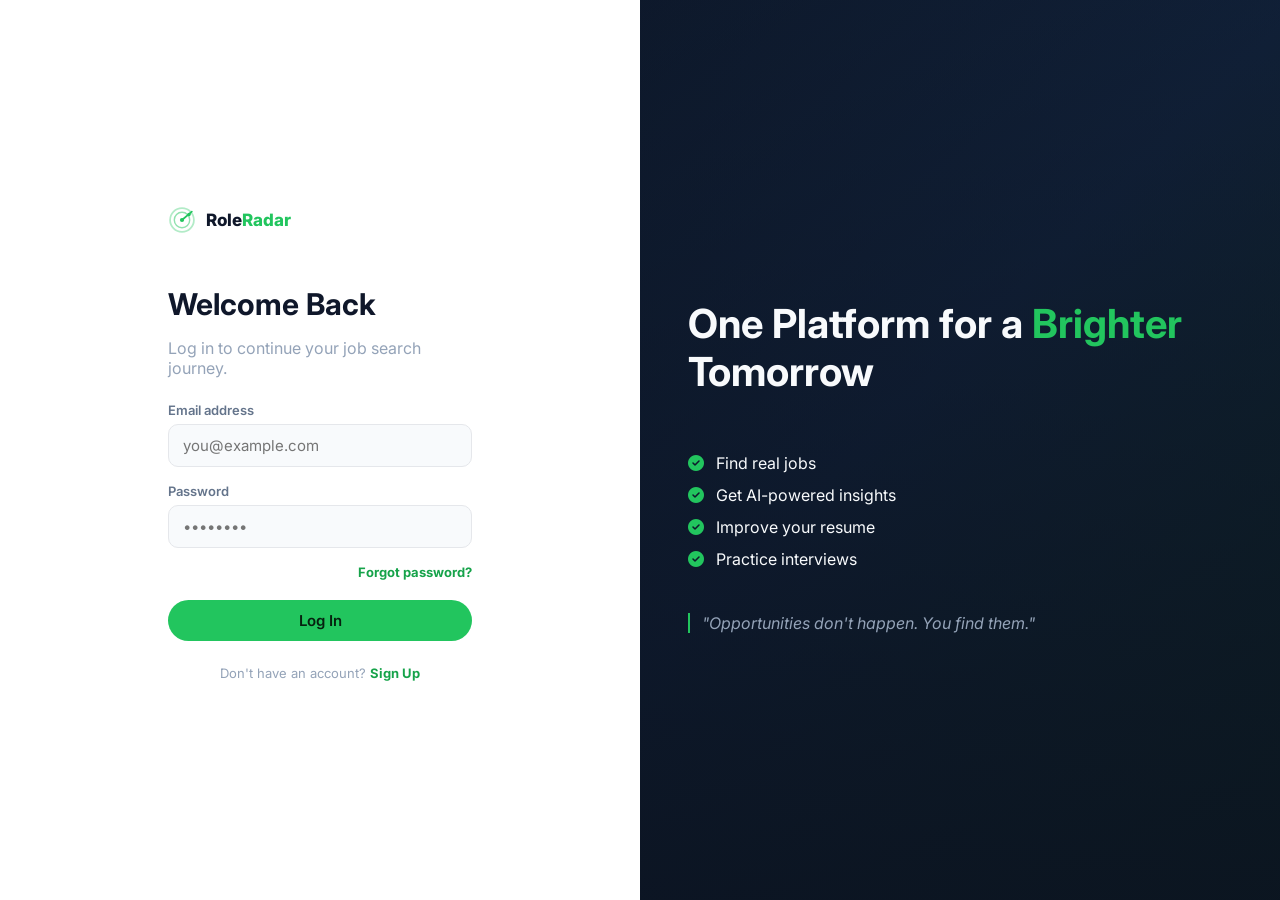
<file: roleradar-main/frontend/saved-jobs.html>
<!DOCTYPE html>
<html lang="en">
<head>
<meta charset="UTF-8">
<meta name="viewport" content="width=device-width, initial-scale=1.0">
<title>Saved Jobs — RoleRadar</title>
<link rel="preconnect" href="https://fonts.googleapis.com">
<link href="https://fonts.googleapis.com/css2?family=Inter:wght@300;400;500;600;700;800&display=swap" rel="stylesheet">
<link rel="stylesheet" href="https://cdnjs.cloudflare.com/ajax/libs/font-awesome/6.4.0/css/all.min.css">
<link rel="stylesheet" href="assets/css/tokens.css">
<link rel="stylesheet" href="assets/css/components.css">
<link rel="stylesheet" href="assets/css/app.css">
<link rel="stylesheet" href="assets/css/responsive.css">
<script src="assets/js/store.js"></script>
<script src="assets/js/auth-gate.js"></script>
</head>
<body class="app" data-page="saved-jobs">
<div class="app-shell">
  <aside class="sidebar" id="sidebar-root"></aside>
  <div>
    <header class="topbar" id="topbar-root"></header>
    <main class="main">
      <div class="page-header">
        <div>
          <h1>Saved Jobs</h1>
          <p>Jobs you've bookmarked to revisit later.</p>
        </div>
      </div>
      <div class="card results-list" id="saved-jobs-list" style="padding:var(--space-2) var(--space-4);"></div>
    </main>
    <footer class="app-footer">RoleRadar — Your Skills. Our Radar. A Brighter Tomorrow.</footer>
  </div>
</div>

<script src="assets/js/api.js"></script>
<script src="assets/js/jobs-ui.js"></script>
<script src="assets/js/sidebar.js"></script>
<script src="assets/js/savedjobs.js"></script>
</body>
</html>
</file>
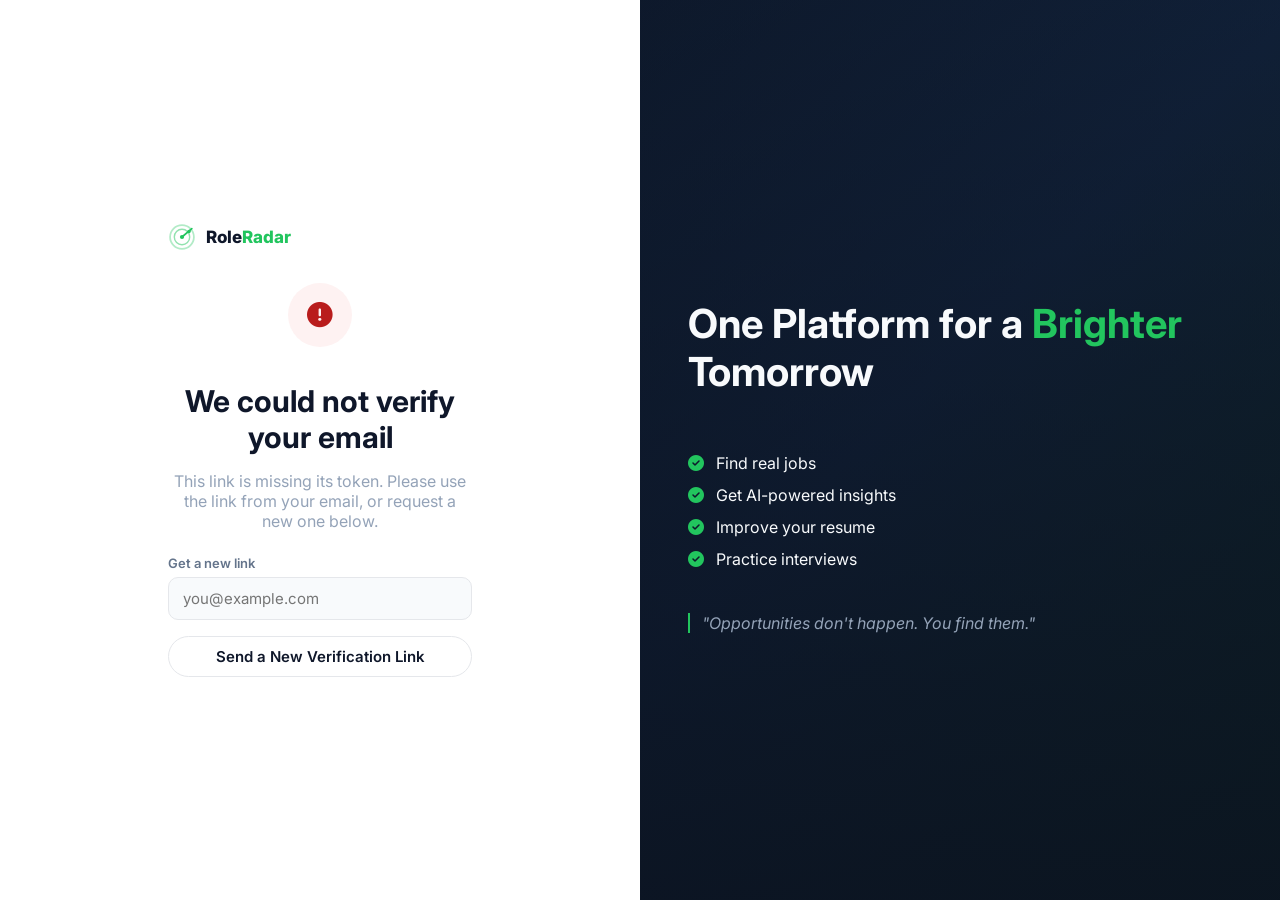
<file: roleradar-main/frontend/verify.html>
<!DOCTYPE html>
<html lang="en">
<head>
<meta charset="UTF-8">
<meta name="viewport" content="width=device-width, initial-scale=1.0">
<title>Verify Email — RoleRadar</title>
<link rel="preconnect" href="https://fonts.googleapis.com">
<link href="https://fonts.googleapis.com/css2?family=Inter:wght@300;400;500;600;700;800&display=swap" rel="stylesheet">
<link rel="stylesheet" href="https://cdnjs.cloudflare.com/ajax/libs/font-awesome/6.4.0/css/all.min.css">
<link rel="stylesheet" href="assets/css/tokens.css">
<link rel="stylesheet" href="assets/css/components.css">
<link rel="stylesheet" href="assets/css/public.css">
<link rel="stylesheet" href="assets/css/responsive.css">
</head>
<body class="pub">
<div class="auth-shell">
  <div class="auth-left">
   <div class="auth-left-inner">
    <div class="pub-logo" id="auth-logo" style="margin-bottom:32px;"></div>
    <div id="verify-state" class="auth-state">
      <div class="auth-icon" id="verify-icon"><i class="fas fa-spinner fa-spin"></i></div>
      <h1 style="font-size:var(--fs-xl);margin-bottom:8px;" id="verify-title">Verifying your email…</h1>
      <p style="color:var(--pub-text-secondary);margin-bottom:20px;" id="verify-text">One moment, please.</p>
      <a href="login.html" class="btn btn-primary btn-block" id="verify-login" style="display:none;">Continue to Log In</a>
    </div>
    <div id="resend-box" style="display:none;margin-top:24px;">
      <p class="auth-msg" id="resend-msg" role="status"></p>
      <form id="resend-form">
        <div class="field">
          <label for="resend-email">Get a new link</label>
          <input class="input" type="email" id="resend-email" placeholder="you@example.com" autocomplete="email" required>
        </div>
        <button type="submit" class="btn btn-outline btn-block" id="resend-btn">Send a New Verification Link</button>
      </form>
    </div>
   </div>
  </div>

  <div class="auth-right">
    <h2>One Platform for a <span style="color:var(--accent-green)">Brighter</span> Tomorrow</h2>
    <div style="margin-top:24px;">
      <div class="auth-check"><i class="fas fa-circle-check"></i> Find real jobs</div>
      <div class="auth-check"><i class="fas fa-circle-check"></i> Get AI-powered insights</div>
      <div class="auth-check"><i class="fas fa-circle-check"></i> Improve your resume</div>
      <div class="auth-check"><i class="fas fa-circle-check"></i> Practice interviews</div>
    </div>
    <div class="auth-quote">"Opportunities don't happen. You find them."</div>
  </div>
</div>

<script src="assets/js/store.js"></script>
<script src="assets/js/api.js"></script>
<script>
  const $ = (id) => document.getElementById(id);
  $('auth-logo').innerHTML = `<span class="rr-mark">${RR_LOGO_SVG}</span><span class="wordmark"><span class="wordmark-role">Role</span><span class="wordmark-radar">Radar</span></span>`;
  const token = new URLSearchParams(window.location.search).get('token') || '';
  function fail(message) {
    $('verify-icon').className = 'auth-icon bad'; $('verify-icon').innerHTML = '<i class="fas fa-circle-exclamation"></i>';
    $('verify-title').textContent = 'We could not verify your email';
    $('verify-text').textContent = message;
    $('resend-box').style.display = 'block';
  }
  (async () => {
    if (!token) { fail('This link is missing its token. Please use the link from your email, or request a new one below.'); return; }
    const res = await RoleRadarAPI.auth.verify(token);
    if (res.ok) {
      $('verify-icon').innerHTML = '<i class="fas fa-circle-check"></i>';
      $('verify-title').textContent = 'Email verified';
      $('verify-text').textContent = 'Your account is ready. Log in to start using RoleRadar.';
      $('verify-login').style.display = 'block';
      $('verify-login').href = 'login.html?verified=1';
      setTimeout(() => { window.location.href = 'login.html?verified=1'; }, 3500);
    } else fail(res.message);
  })();
  $('resend-form').addEventListener('submit', async (e) => {
    e.preventDefault();
    const btn = $('resend-btn'); btn.disabled = true;
    const res = await RoleRadarAPI.auth.resend($('resend-email').value.trim());
    const el = $('resend-msg'); el.textContent = res.ok ? 'If that account still needs verifying, a new link is on its way.' : res.message;
    el.className = 'auth-msg show ' + (res.ok ? 'ok' : 'error');
    setTimeout(() => { btn.disabled = false; }, 60000);
  });
</script>
</body>
</html>
</file>
<file: roleradar-main/frontend/assets/css/tokens.css>
/* RoleRadar design tokens — shared by public (dark hero) and app (light) themes */
:root {
  /* Brand accent — used everywhere as primary CTA / active state */
  --accent-green: #22c55e;
  --accent-green-hover: #16a34a;
  --accent-green-soft: #dcfce7;

  /* Radius scale */
  --radius-sm: 6px;
  --radius-md: 10px;
  --radius-lg: 16px;
  --radius-pill: 999px;

  /* Spacing scale (4px base) */
  --space-1: 4px;
  --space-2: 8px;
  --space-3: 12px;
  --space-4: 16px;
  --space-5: 24px;
  --space-6: 32px;
  --space-8: 48px;

  /* Shadows */
  --shadow-card: 0 2px 8px rgba(15, 23, 42, 0.06), 0 1px 2px rgba(15, 23, 42, 0.04);
  --shadow-card-hover: 0 8px 24px rgba(15, 23, 42, 0.10);
  --shadow-pop: 0 12px 32px rgba(15, 23, 42, 0.18);

  /* Type scale */
  --fs-xs: 0.75rem;
  --fs-sm: 0.8125rem;
  --fs-base: 0.9375rem;
  --fs-md: 1.0625rem;
  --fs-lg: 1.375rem;
  --fs-xl: 1.875rem;
  --fs-2xl: 2.5rem;
  --fs-3xl: 3.25rem;

  /* Public (dark hero) theme — landing + login */
  --pub-bg-base: #0b1220;
  --pub-bg-gradient: linear-gradient(135deg, #0b1220 0%, #132743 60%, #0f2e24 100%);
  --pub-card-bg: #16213a;
  --pub-card-bg-2: #101a2e;
  --pub-text-primary: #f8fafc;
  --pub-text-secondary: #94a3b8;
  --pub-border: rgba(255, 255, 255, 0.08);
  --pub-accent: var(--accent-green);

  /* App (light, post-login) theme */
  --app-bg-page: #f4f6f9;
  --app-bg-sidebar: #0f172a;
  --app-bg-sidebar-hover: #1b2740;
  --app-bg-card: #ffffff;
  --app-text-primary: #0f172a;
  --app-text-secondary: #64748b;
  --app-text-muted: #94a3b8;
  --app-border: #e5e7eb;
  --app-accent: var(--accent-green);
  --app-danger: #ef4444;
  --app-danger-soft: #fee2e2;
  --app-warning: #f59e0b;
  --app-warning-soft: #fef3c7;
  --app-info: #3b82f6;
  --app-info-soft: #dbeafe;
}

* { box-sizing: border-box; }
html, body { margin: 0; padding: 0; }
body {
  font-family: 'Inter', -apple-system, BlinkMacSystemFont, sans-serif;
  -webkit-font-smoothing: antialiased;
}
a { text-decoration: none; color: inherit; }
button { font-family: inherit; cursor: pointer; }
img, svg { display: block; max-width: 100%; }
</file>
<file: roleradar-main/frontend/assets/css/components.css>
/* Cross-cutting components shared by public and app pages */

.btn {
  display: inline-flex;
  align-items: center;
  justify-content: center;
  gap: var(--space-2);
  padding: 10px 20px;
  border-radius: var(--radius-pill);
  border: 1px solid transparent;
  font-size: var(--fs-base);
  font-weight: 600;
  transition: transform .12s ease, box-shadow .12s ease, background .12s ease;
  white-space: nowrap;
}
.btn:active { transform: translateY(1px); }

.btn-primary {
  background: var(--accent-green);
  color: #06210f;
}
.btn-primary:hover { background: var(--accent-green-hover); }

.btn-outline {
  background: transparent;
  border-color: var(--app-border);
  color: var(--app-text-primary);
}
.btn-outline:hover { border-color: var(--accent-green); color: var(--accent-green); }

.btn-ghost {
  background: transparent;
  color: inherit;
}

.btn-danger {
  background: var(--app-danger-soft);
  color: var(--app-danger);
}
.btn-danger:hover { background: var(--app-danger); color: #fff; }

.btn-info {
  background: var(--app-info);
  color: #fff;
}
.btn-info:hover { background: #2563eb; }

.btn-sm { padding: 6px 14px; font-size: var(--fs-sm); }
.btn-block { width: 100%; }

/* Pills / chips */
.pill {
  display: inline-flex;
  align-items: center;
  gap: 6px;
  padding: 6px 14px;
  border-radius: var(--radius-pill);
  border: 1px solid var(--app-border);
  font-size: var(--fs-sm);
  font-weight: 500;
  color: var(--app-text-secondary);
  background: var(--app-bg-card);
  cursor: pointer;
  transition: all .12s ease;
}
.pill.active {
  background: var(--accent-green-soft);
  border-color: var(--accent-green);
  color: var(--accent-green-hover);
}

.chip {
  display: inline-flex;
  padding: 5px 12px;
  border-radius: var(--radius-sm);
  background: var(--app-info-soft);
  color: #1d4ed8;
  font-size: var(--fs-xs);
  font-weight: 600;
}

/* Badges (status) */
.badge { display: inline-flex; align-items: center; gap: 4px; padding: 4px 10px; border-radius: var(--radius-pill); font-size: var(--fs-xs); font-weight: 700; }
.badge-applied { background: var(--app-info-soft); color: #1d4ed8; }
.badge-interviewing { background: var(--app-warning-soft); color: #b45309; }
.badge-offer { background: var(--accent-green-soft); color: var(--accent-green-hover); }
.badge-rejected { background: var(--app-danger-soft); color: var(--app-danger); }
.badge-remote { background: var(--accent-green-soft); color: var(--accent-green-hover); }

/* Cards */
.card {
  background: var(--app-bg-card);
  border: 1px solid var(--app-border);
  border-radius: var(--radius-lg);
  box-shadow: var(--shadow-card);
}

/* Progress ring */
.progress-ring { position: relative; width: 110px; height: 110px; }
.progress-ring svg { transform: rotate(-90deg); }
.progress-ring circle { fill: none; stroke-width: 10; }
.progress-ring .ring-bg { stroke: var(--app-border); }
.progress-ring .ring-fg { stroke: var(--accent-green); stroke-linecap: round; transition: stroke-dashoffset .6s ease; }
.progress-ring .ring-label { position: absolute; inset: 0; display: flex; flex-direction: column; align-items: center; justify-content: center; font-weight: 800; font-size: var(--fs-lg); color: var(--app-text-primary); }
.progress-ring .ring-label small { font-size: var(--fs-xs); font-weight: 500; color: var(--app-text-secondary); }

/* Progress bar */
.progress-bar { height: 8px; border-radius: var(--radius-pill); background: var(--app-border); overflow: hidden; }
.progress-bar > span { display: block; height: 100%; background: var(--accent-green); border-radius: var(--radius-pill); transition: width .4s ease; }

/* Toast */
#toast-root { position: fixed; bottom: 24px; right: 24px; z-index: 999; display: flex; flex-direction: column; gap: 10px; }
.toast {
  background: var(--app-text-primary);
  color: #fff;
  padding: 12px 18px;
  border-radius: var(--radius-md);
  box-shadow: var(--shadow-pop);
  font-size: var(--fs-sm);
  animation: toast-in .18s ease;
}
@keyframes toast-in { from { opacity: 0; transform: translateY(8px); } to { opacity: 1; transform: translateY(0); } }

/* Simple modal */
.modal-backdrop { position: fixed; inset: 0; background: rgba(15,23,42,.45); display: flex; align-items: center; justify-content: center; z-index: 998; }
.modal { background: var(--app-bg-card); border-radius: var(--radius-lg); padding: var(--space-5); max-width: 420px; width: 90%; box-shadow: var(--shadow-pop); }

/* Form controls */
.field { margin-bottom: var(--space-4); }
.field label { display: block; font-size: var(--fs-sm); font-weight: 600; margin-bottom: 6px; color: var(--app-text-secondary); }
.input, select.input, textarea.input {
  width: 100%;
  padding: 11px 14px;
  border-radius: var(--radius-md);
  border: 1px solid var(--app-border);
  background: var(--app-bg-card);
  color: var(--app-text-primary);
  font-size: var(--fs-base);
  font-family: inherit;
}
.input:focus, select.input:focus, textarea.input:focus { outline: none; border-color: var(--accent-green); box-shadow: 0 0 0 3px var(--accent-green-soft); }

/* Utility */
.text-muted { color: var(--app-text-secondary); }
.flex { display: flex; }
.flex-col { display: flex; flex-direction: column; }
.items-center { align-items: center; }
.justify-between { justify-content: space-between; }
.gap-2 { gap: var(--space-2); }
.gap-3 { gap: var(--space-3); }
.gap-4 { gap: var(--space-4); }
.empty-state { text-align: center; padding: var(--space-8) var(--space-4); color: var(--app-text-secondary); }
.empty-state i { font-size: 2rem; margin-bottom: var(--space-3); opacity: .5; }
</file>
<file: roleradar-main/frontend/assets/css/app.css>
/* Post-login app shell: sidebar + topbar + shared page/card patterns — light theme */
html, body.app { background: var(--app-bg-page); color: var(--app-text-primary); }
body.app { min-height: 100vh; }

.app-shell { display: grid; grid-template-columns: 250px 1fr; min-height: 100vh; }

/* Sidebar */
.sidebar {
  background: var(--app-bg-sidebar);
  color: #cbd5e1;
  padding: var(--space-5) var(--space-4);
  display: flex;
  flex-direction: column;
  position: sticky;
  top: 0;
  height: 100vh;
}
.sidebar .rr-logo { color: #fff; margin-bottom: var(--space-6); padding: 0 var(--space-2); }
.sidebar .rr-logo .wordmark-role { color: #fff; }
.sidebar-nav { flex: 1; display: flex; flex-direction: column; gap: 2px; }
.sidebar-nav a {
  display: flex; align-items: center; gap: 12px; padding: 11px var(--space-3);
  border-radius: var(--radius-md); color: #94a3b8; font-size: var(--fs-base); font-weight: 500;
  transition: background .12s ease, color .12s ease;
}
.sidebar-nav a i { width: 18px; text-align: center; }
.sidebar-nav a:hover { background: var(--app-bg-sidebar-hover); color: #fff; }
.sidebar-nav a.active { background: var(--accent-green); color: #06210f; font-weight: 700; }
.sidebar-nav .nav-section-gap { height: var(--space-3); }
.sidebar-logout { margin-top: var(--space-4); padding-top: var(--space-4); border-top: 1px solid rgba(255,255,255,.08); }
.sidebar-logout a { color: #f87171; display: flex; align-items: center; gap: 10px; padding: 10px var(--space-3); font-weight: 600; font-size: var(--fs-base); }

/* Topbar */
.topbar {
  display: flex; align-items: center; justify-content: space-between;
  padding: var(--space-4) var(--space-6); background: var(--app-bg-card); border-bottom: 1px solid var(--app-border);
  position: sticky; top: 0; z-index: 5;
}
.topbar-search { display: flex; align-items: center; gap: 10px; background: var(--app-bg-page); border: 1px solid var(--app-border); border-radius: var(--radius-pill); padding: 9px 16px; width: 380px; color: var(--app-text-secondary); }
.topbar-search input { border: none; background: transparent; outline: none; flex: 1; font-size: var(--fs-sm); color: var(--app-text-primary); }
.topbar-right { display: flex; align-items: center; gap: var(--space-4); }
.topbar-user { display: flex; align-items: center; gap: 10px; text-decoration: none; color: inherit; border-radius: var(--radius-md); }
.topbar-user:hover { opacity: .85; }
.avatar { width: 38px; height: 38px; border-radius: 50%; background: var(--accent-green-soft); color: var(--accent-green-hover); display: flex; align-items: center; justify-content: center; font-weight: 800; font-size: var(--fs-sm); flex-shrink: 0; }
.avatar.lg { width: 68px; height: 68px; font-size: var(--fs-lg); }
.topbar-user .who { line-height: 1.2; }
.topbar-user .who .name { font-weight: 700; font-size: var(--fs-sm); }
.topbar-user .who .role { font-size: var(--fs-xs); color: var(--app-text-secondary); }

/* Main content */
.main { padding: var(--space-6); width: 100%; }
.page-header { display: flex; justify-content: space-between; align-items: flex-start; margin-bottom: var(--space-5); flex-wrap: wrap; gap: var(--space-3); }
.page-header h1 { margin: 0 0 4px; font-size: var(--fs-xl); font-weight: 800; }
.page-header p { margin: 0; color: var(--app-text-secondary); font-size: var(--fs-base); }
.quote-badge { background: var(--app-bg-card); border: 1px solid var(--app-border); border-radius: var(--radius-md); padding: var(--space-3) var(--space-4); font-size: var(--fs-xs); font-style: italic; color: var(--app-text-secondary); max-width: 260px; }

/* Stat tiles */
.stats-row { display: grid; grid-template-columns: repeat(4, 1fr); gap: var(--space-4); margin-bottom: var(--space-5); }
.stat-tile { padding: var(--space-4); display: flex; flex-direction: column; gap: var(--space-2); }
.stat-tile .stat-icon { width: 40px; height: 40px; border-radius: var(--radius-md); display: flex; align-items: center; justify-content: center; font-size: 1rem; }
.stat-tile .stat-value { font-size: var(--fs-xl); font-weight: 800; }
.stat-tile .stat-label { color: var(--app-text-secondary); font-size: var(--fs-xs); }
.stat-icon.c-blue { background: var(--app-info-soft); color: var(--app-info); }
.stat-icon.c-green { background: var(--accent-green-soft); color: var(--accent-green-hover); }
.stat-icon.c-amber { background: var(--app-warning-soft); color: var(--app-warning); }
.stat-icon.c-purple { background: #ede9fe; color: #7c3aed; }

/* Grid layout for dashboard */
.dash-grid { display: grid; grid-template-columns: 2fr 1fr; gap: var(--space-5); align-items: start; }
.dash-col { display: flex; flex-direction: column; gap: var(--space-5); }
.section-card { padding: var(--space-5); }
.section-card .section-head { display: flex; justify-content: space-between; align-items: center; margin-bottom: var(--space-4); }
.section-card .section-head h3 { margin: 0; font-size: var(--fs-md); }
.section-card .section-head a { font-size: var(--fs-sm); color: var(--accent-green-hover); font-weight: 600; }

/* Job row / card */
.job-row { display: flex; flex-direction: column; gap: 8px; padding: var(--space-3) 0; border-bottom: 1px solid var(--app-border); }
.job-row:last-child { border-bottom: none; }
.job-row-top { display: flex; align-items: center; gap: var(--space-3); }
.job-logo { width: 42px; height: 42px; border-radius: var(--radius-md); background: var(--app-bg-page); display: flex; align-items: center; justify-content: center; font-size: 1.1rem; flex-shrink: 0; font-weight: 800; color: #fff; }
.job-info { flex: 1; min-width: 0; }
.job-info .job-title { font-weight: 700; font-size: var(--fs-base); margin: 0 0 3px; }
.job-info .job-meta { font-size: var(--fs-xs); color: var(--app-text-secondary); display: flex; gap: 10px; flex-wrap: wrap; }
.job-actions { display: flex; align-items: center; gap: var(--space-3); flex-shrink: 0; }
.source-badge { display: inline-flex; align-items: center; gap: 5px; font-size: var(--fs-xs); font-weight: 700; white-space: nowrap; }
.job-skill-row { display: flex; gap: 6px; flex-wrap: wrap; padding-left: 54px; }
.job-skill-row .chip { background: var(--app-bg-page); color: var(--app-text-secondary); font-weight: 600; }
.job-actions .salary { font-weight: 700; font-size: var(--fs-sm); color: var(--app-text-primary); white-space: nowrap; }
.bookmark-btn { background: none; border: none; color: var(--app-text-muted); font-size: 1.05rem; }
.bookmark-btn.saved { color: var(--accent-green-hover); }

/* Quick actions grid */
.quick-actions { display: grid; grid-template-columns: 1fr 1fr; gap: var(--space-3); }
.quick-action { padding: var(--space-4); border-radius: var(--radius-md); border: 1px solid var(--app-border); display: flex; flex-direction: column; gap: 6px; }
.quick-action i { font-size: 1.1rem; color: var(--accent-green-hover); }
.quick-action strong { font-size: var(--fs-sm); }
.quick-action span { font-size: var(--fs-xs); color: var(--app-text-secondary); }
.quick-action.blue { background: #eff6ff; }
.quick-action.green { background: var(--accent-green-soft); }
.quick-action.purple { background: #f5f3ff; }
.quick-action.gray { background: var(--app-bg-page); }

.progress-check-list { list-style: none; padding: 0; margin: var(--space-4) 0 0; display: flex; flex-direction: column; gap: 10px; }
.progress-check-list li { display: flex; align-items: center; gap: 8px; font-size: var(--fs-sm); }
.progress-check-list i.done { color: var(--accent-green); }
.progress-check-list i.pending { color: var(--app-danger); }

/* Find jobs layout */
.search-bar { display: flex; gap: var(--space-3); margin-bottom: var(--space-4); }
.search-bar .input-wrap { flex: 1; position: relative; }
.search-bar .input-wrap i { position: absolute; left: 14px; top: 50%; transform: translateY(-50%); color: var(--app-text-muted); }
.search-bar .input-wrap input { padding-left: 40px; }
.pill-row { display: flex; gap: var(--space-2); flex-wrap: wrap; margin-bottom: var(--space-4); }

.jobs-layout { display: grid; grid-template-columns: 260px 1fr; gap: var(--space-5); align-items: start; }
.filter-panel { padding: var(--space-4); position: sticky; top: 88px; }
.filter-panel h4 { font-size: var(--fs-sm); margin: var(--space-4) 0 var(--space-2); text-transform: uppercase; letter-spacing: .04em; color: var(--app-text-secondary); }
.filter-panel h4:first-child { margin-top: 0; }
.filter-opt { display: flex; align-items: center; gap: 8px; font-size: var(--fs-sm); margin-bottom: 8px; }
.results-header { display: flex; justify-content: space-between; align-items: center; margin-bottom: var(--space-3); font-size: var(--fs-sm); color: var(--app-text-secondary); }
.results-header select { border: 1px solid var(--app-border); border-radius: var(--radius-sm); padding: 5px 10px; font-size: var(--fs-sm); background: var(--app-bg-card); }
.results-list { padding: var(--space-2) var(--space-4); }

/* Tabs */
.tabs { display: flex; gap: var(--space-5); border-bottom: 1px solid var(--app-border); margin: var(--space-4) 0; }
.tab-btn { padding: 10px 2px; border: none; background: none; font-weight: 600; color: var(--app-text-secondary); border-bottom: 2px solid transparent; font-size: var(--fs-sm); }
.tab-btn.active { color: var(--accent-green-hover); border-color: var(--accent-green); }
.tab-panel { display: none; }
.tab-panel.active { display: block; }

/* Job details header */
.detail-header { padding: var(--space-5); display: flex; justify-content: space-between; align-items: flex-start; gap: var(--space-4); flex-wrap: wrap; }
.detail-header .job-logo { width: 56px; height: 56px; font-size: 1.5rem; }
.detail-title { font-size: var(--fs-lg); font-weight: 800; margin: 0 0 4px; }
.skill-chip-row { display: flex; gap: 8px; flex-wrap: wrap; }

/* Real formatted job description / requirements text (see formatJobText in jobs-ui.js) */
.job-text-list { margin: 0 0 var(--space-4); padding-left: 1.2em; color: var(--app-text-secondary); }
.job-text-list li { margin-bottom: 6px; line-height: 1.5; }
.job-text-heading { font-size: var(--fs-md); font-weight: 700; color: var(--app-text-primary); margin: var(--space-4) 0 var(--space-2); }
.job-text-heading:first-child { margin-top: 0; }

/* Company info panel */
.company-info-header { display: flex; align-items: center; gap: var(--space-4); margin-bottom: var(--space-4); }
.company-info-row { display: flex; gap: var(--space-2); align-items: center; color: var(--app-text-secondary); font-size: var(--fs-sm); margin-bottom: 6px; }
.company-info-row i { width: 16px; color: var(--app-text-secondary); }

/* Stepper (resume checker) */
.stepper { display: flex; align-items: center; gap: var(--space-2); margin-bottom: var(--space-5); }
.step { display: flex; align-items: center; gap: 8px; color: var(--app-text-secondary); font-size: var(--fs-sm); font-weight: 600; }
.step .num { width: 26px; height: 26px; border-radius: 50%; background: var(--app-border); color: var(--app-text-secondary); display: flex; align-items: center; justify-content: center; font-size: var(--fs-xs); }
.step.active .num, .step.done .num { background: var(--accent-green); color: #06210f; }
.step.active, .step.done { color: var(--app-text-primary); }
.step-line { flex: 1; height: 2px; background: var(--app-border); max-width: 60px; }

.dropzone { border: 2px dashed var(--app-border); border-radius: var(--radius-lg); padding: var(--space-8) var(--space-4); text-align: center; color: var(--app-text-secondary); }
.dropzone i { font-size: 2rem; color: var(--accent-green); margin-bottom: var(--space-3); }
.dropzone.drag-over { border-color: var(--accent-green); background: var(--accent-green-soft); }

.result-row { display: flex; gap: 10px; align-items: flex-start; margin-bottom: 10px; font-size: var(--fs-sm); }
.result-row i { margin-top: 3px; flex-shrink: 0; }
.result-row.missing i { color: var(--app-danger); }
.result-row.strength i { color: var(--accent-green); }
.result-row.improve i { color: var(--app-warning); }

/* Interview practice */
.qa-layout { display: grid; grid-template-columns: 1fr 1fr; gap: var(--space-5); }
.question-list { list-style: none; padding: 0; margin: 0; counter-reset: q; }
.question-list li { counter-increment: q; padding: var(--space-3); border-radius: var(--radius-md); margin-bottom: 8px; background: var(--app-bg-page); font-size: var(--fs-sm); cursor: pointer; border: 1px solid transparent; }
.question-list li::before { content: counter(q) ". "; font-weight: 700; color: var(--accent-green-hover); }
.question-list li.active { border-color: var(--accent-green); background: var(--accent-green-soft); }
.feedback-card { background: var(--app-bg-card); border: 1px solid var(--app-border); box-shadow: var(--shadow-card); color: var(--app-text-primary); padding: var(--space-5); border-radius: var(--radius-lg); }
.feedback-card h4 { margin-top: 0; color: var(--app-text-primary); display: flex; align-items: center; gap: 8px; }
.feedback-card h4 i { color: var(--accent-green); }
.feedback-card .feedback-item { display: flex; gap: 8px; align-items: flex-start; margin-bottom: 8px; font-size: var(--fs-sm); }
.feedback-card .feedback-item i { color: var(--accent-green); margin-top: 3px; }
.feedback-score { font-size: var(--fs-xl); font-weight: 800; color: var(--app-text-primary); margin: var(--space-3) 0 4px; }

/* Applications table */
.app-row { display: flex; align-items: center; gap: var(--space-3); padding: var(--space-3) 0; border-bottom: 1px solid var(--app-border); }
.app-row:last-child { border-bottom: none; }
.app-row .job-info { flex: 1; }
.app-row .applied-date { font-size: var(--fs-xs); color: var(--app-text-secondary); width: 140px; }
.overflow-btn { background: none; border: none; color: var(--app-text-secondary); font-size: 1.1rem; padding: 6px; position: relative; }
.overflow-menu { position: absolute; right: 0; top: 100%; background: var(--app-bg-card); border: 1px solid var(--app-border); border-radius: var(--radius-md); box-shadow: var(--shadow-pop); z-index: 20; min-width: 170px; display: none; overflow: hidden; }
.overflow-menu.open { display: block; }
.overflow-menu button { display: block; width: 100%; text-align: left; padding: 10px 14px; background: none; border: none; font-size: var(--fs-sm); }
.overflow-menu button:hover { background: var(--app-bg-page); }

/* Profile & settings */
.profile-grid { display: grid; grid-template-columns: 1fr 1fr; gap: var(--space-5); align-items: start; }
.profile-field-row { display: grid; grid-template-columns: 1fr 1fr; gap: var(--space-4); }
.settings-list { display: flex; flex-direction: column; }
.settings-item { display: flex; justify-content: space-between; align-items: center; padding: var(--space-4) 0; border-bottom: 1px solid var(--app-border); }
.settings-item:last-child { border-bottom: none; }
.settings-item .s-icon { width: 38px; height: 38px; border-radius: var(--radius-md); background: var(--app-bg-page); display: flex; align-items: center; justify-content: center; color: var(--app-text-secondary); }
.settings-item.danger .s-icon { background: var(--app-danger-soft); color: var(--app-danger); }
.settings-item .s-label { font-weight: 600; font-size: var(--fs-sm); }
.settings-item .s-sub { font-size: var(--fs-xs); color: var(--app-text-secondary); }
.theme-toggle { display: flex; gap: 6px; background: var(--app-bg-page); padding: 3px; border-radius: var(--radius-pill); }
.theme-toggle button { border: none; background: none; padding: 6px 14px; border-radius: var(--radius-pill); font-size: var(--fs-xs); font-weight: 600; color: var(--app-text-secondary); }
.theme-toggle button.active { background: var(--app-bg-sidebar); color: #fff; }

footer.app-footer { text-align: center; padding: var(--space-6); color: var(--app-text-secondary); font-size: var(--fs-xs); }

/* Resume Checker — results panel carries more content (ring + 3 lists + button) than the compact upload form */
body[data-page="resume-checker"] .dash-grid { grid-template-columns: 1fr 1.3fr; align-items: stretch; }
body[data-page="resume-checker"] #results-panel { display: flex; flex-direction: column; }
body[data-page="resume-checker"] #results-empty { flex: 1; display: flex; flex-direction: column; align-items: center; justify-content: center; }

/* Find Jobs — only the results list scrolls; search bar, filters, and sidebar stay pinned in view */
body[data-page="find-jobs"] { height: 100vh; overflow: hidden; }
body[data-page="find-jobs"] .shell-col { height: 100vh; display: flex; flex-direction: column; overflow: hidden; }
body[data-page="find-jobs"] .main { flex: 1; min-height: 0; display: flex; flex-direction: column; overflow: hidden; padding-bottom: var(--space-3); }
body[data-page="find-jobs"] .jobs-layout { flex: 1; min-height: 0; }
body[data-page="find-jobs"] .filter-panel { position: static; max-height: 100%; overflow-y: auto; }
body[data-page="find-jobs"] .results-col { display: flex; flex-direction: column; height: 100%; min-height: 0; }
body[data-page="find-jobs"] .results-list { flex: 1; overflow-y: auto; min-height: 0; }

@media (max-width: 1024px) {
  .dash-grid, .jobs-layout, .qa-layout, .profile-grid { grid-template-columns: 1fr; }
  .stats-row { grid-template-columns: repeat(2, 1fr); }
  .topbar-user .who { display: none; }
  .topbar-search { width: auto; flex: 1; max-width: 320px; }
}

.auth-msg { display: none; font-size: var(--fs-sm); margin: 0 0 12px; padding: 10px 12px; border-radius: var(--radius-md); line-height: 1.45; }
.auth-msg.show { display: block; }
.auth-msg.error { background: #fef2f2; color: #b91c1c; border: 1px solid #fecaca; }
.auth-msg.ok { background: #f0fdf4; color: #166534; border: 1px solid #bbf7d0; }

/* Autocomplete dropdown under search inputs (see assets/js/suggest.js) */
.suggest-list {
  display: none; position: absolute; left: 0; right: 0; top: calc(100% + 6px); z-index: 30; margin: 0; padding: 6px;
  list-style: none; max-height: 300px; overflow-y: auto;
  background: var(--app-bg-card); border: 1px solid var(--app-border); border-radius: var(--radius-md); box-shadow: var(--shadow-pop);
}
.suggest-list.open { display: block; }
.suggest-list li { padding: 9px 12px; border-radius: 8px; font-size: var(--fs-sm); color: var(--app-text-secondary); cursor: pointer; }
.suggest-list li strong { color: var(--app-text-primary); font-weight: 700; }
.suggest-list li:hover, .suggest-list li.active { background: var(--app-bg-page); color: var(--app-text-primary); }
</file>
<file: roleradar-main/frontend/assets/css/responsive.css>
/*
 * RoleRadar responsive layer. Loaded LAST on every page so it can refine the base styles.
 * Breakpoints: 1024 (tablet landscape), 900 (drawer navigation), 640 (phone), 380 (small phone).
 */

/* ---------- Foundations (all sizes) ---------- */
html { -webkit-text-size-adjust: 100%; text-size-adjust: 100%; }
img, svg, video { max-width: 100%; }

/* The content column is a grid child; without min-width:0 any wide child stretches the whole
   page sideways (this was the source of the horizontal scrolling on phones). */
.app-shell { grid-template-columns: 250px minmax(0, 1fr); }
.app-shell > * { min-width: 0; }
.main { max-width: 1440px; margin-left: auto; margin-right: auto; }
.job-title, .detail-title, .job-info { overflow-wrap: anywhere; }
.job-meta { flex-wrap: wrap; }

/* Mobile menu button and overlay exist everywhere but only show on small screens */
.topbar-menu {
  display: none; width: 40px; height: 40px; flex-shrink: 0; border-radius: var(--radius-md);
  border: 1px solid var(--app-border); background: var(--app-bg-card); color: var(--app-text-primary);
  align-items: center; justify-content: center; font-size: 1.05rem; cursor: pointer;
}
.nav-overlay { display: none; }
.filters-toggle { display: none; }

/* ---------- Tablet landscape and below ---------- */
@media (max-width: 1024px) {
  body[data-page="resume-checker"] .dash-grid { grid-template-columns: minmax(0, 1fr); }
  .stats-row { grid-template-columns: repeat(2, minmax(0, 1fr)); }
  .topbar { padding-left: var(--space-5); padding-right: var(--space-5); }
}

/* ---------- Drawer navigation (tablet portrait and phones) ---------- */
@media (max-width: 900px) {
  .app-shell { grid-template-columns: minmax(0, 1fr); }

  .sidebar {
    position: fixed; top: 0; bottom: 0; left: 0; height: 100vh; height: 100dvh;
    width: min(280px, 84vw); z-index: 60; overflow-y: auto;
    transform: translateX(-105%); visibility: hidden;
    transition: transform .24s ease, visibility 0s linear .24s;
  }
  body.nav-open .sidebar { transform: none; visibility: visible; box-shadow: var(--shadow-pop); transition-delay: 0s; }
  .nav-overlay {
    display: block; position: fixed; inset: 0; background: rgba(15, 23, 42, .55); z-index: 55;
    opacity: 0; pointer-events: none; transition: opacity .2s ease;
  }
  body.nav-open .nav-overlay { opacity: 1; pointer-events: auto; }
  body.nav-open { overflow: hidden; }
  .topbar-menu { display: inline-flex; }
  .topbar { gap: var(--space-3); }
  .topbar-search { flex: 1; min-width: 0; width: auto; max-width: none; }

  /* Find Jobs: the desktop layout pins the page and scrolls only the list; on small screens
     the whole page scrolls normally and the filters fold away behind a button. */
  body[data-page="find-jobs"] { height: auto; overflow: visible; }
  body[data-page="find-jobs"] .shell-col,
  body[data-page="find-jobs"] .main { height: auto; overflow: visible; display: block; }
  body[data-page="find-jobs"] .jobs-layout { display: block; }
  body[data-page="find-jobs"] .results-col { height: auto; display: block; }
  body[data-page="find-jobs"] .results-list { overflow: visible; }
  body[data-page="find-jobs"] .filter-panel { max-height: none; overflow: visible; }
  .filters-toggle { display: inline-flex; margin-bottom: var(--space-3); }
  .filter-panel { display: none; margin-bottom: var(--space-4); position: static; }
  .filter-panel.open { display: block; }

  body.pub { background-attachment: scroll; }
  .pub-nav { flex-wrap: wrap; gap: var(--space-3); padding: var(--space-3) var(--space-4); }
  .pub-nav-links { display: none; }
}

/* Job rows: between phone and desktop the action buttons pushed the page sideways, so the row wraps from tablet width down */
@media (max-width: 900px) {
  .job-row-top { flex-wrap: wrap; align-items: flex-start; }
  .job-row-top .job-info { flex: 1 1 0; min-width: 0; }
  .job-actions { flex: 1 1 100%; flex-wrap: wrap; justify-content: flex-end; gap: var(--space-2); }
}

/* ---------- Phones ---------- */
@media (max-width: 640px) {
  .main { padding: var(--space-4); }
  .page-header h1 { font-size: 1.5rem; }
  .quote-badge { max-width: none; }
  .topbar { padding: 10px var(--space-4); }
  .topbar-right { gap: var(--space-2); }

  .stats-row { gap: var(--space-3); }
  .stat-tile { padding: var(--space-3); }
  .section-card { padding: var(--space-4); }

  /* Job rows: logo + title on the first line, badge / salary / actions on the next */
  .job-row-top { flex-wrap: wrap; align-items: flex-start; }
  .job-row-top .job-info { flex: 1 1 0; min-width: 0; }
  .job-actions { flex: 1 1 100%; flex-wrap: wrap; justify-content: space-between; gap: var(--space-2); }
  .job-skill-row { padding-left: 0; }
  .results-list { padding: var(--space-1) var(--space-3); }
  .results-header { flex-wrap: wrap; gap: var(--space-2); }

  /* Search and filters */
  .search-bar { flex-wrap: wrap; }
  .search-bar .input-wrap { flex: 1 1 100%; max-width: none !important; }
  .search-bar .btn { flex: 1 1 100%; }
  .pill-row { flex-wrap: nowrap; overflow-x: auto; padding-bottom: 6px; scrollbar-width: none; -webkit-overflow-scrolling: touch; }
  .pill-row::-webkit-scrollbar { display: none; }
  .pill-row .pill { flex-shrink: 0; white-space: nowrap; }

  /* Job details */
  .detail-header { padding: var(--space-4); }
  .detail-header > div { width: 100%; }
  .detail-header > div:last-child { align-items: stretch !important; }
  .detail-header .flex { flex-wrap: wrap; }
  .detail-header .btn { flex: 1 1 auto; justify-content: center; }
  .detail-header .salary { text-align: left; }
  .detail-title { font-size: 1.25rem; }
  .tabs { overflow-x: auto; white-space: nowrap; gap: var(--space-4); scrollbar-width: none; -webkit-overflow-scrolling: touch; }
  .tabs::-webkit-scrollbar { display: none; }
  .tab-btn { flex-shrink: 0; padding: 12px 2px; }

  /* Applications */
  .app-row { flex-wrap: wrap; row-gap: var(--space-2); }
  .app-row .job-info { flex: 1 1 calc(100% - 64px); }
  .app-row .applied-date { width: auto; flex: 1 1 auto; }

  /* Forms and two-column field rows (interview setup uses an inline grid, hence !important) */
  .profile-field-row { grid-template-columns: minmax(0, 1fr) !important; }
  .settings-item { flex-wrap: wrap; gap: var(--space-2); }

  /* Resume checker */
  .stepper { flex-wrap: wrap; row-gap: var(--space-2); }
  .step-line { display: none; }
  .dropzone { padding: var(--space-5) var(--space-3); }
  #results-content .flex { flex-wrap: wrap; }

  /* Toasts span the bottom of the screen instead of hiding off the right edge */
  #toast-root { left: var(--space-3); right: var(--space-3); bottom: var(--space-3); align-items: stretch; }

  /* Landing page */
  .pub-nav-actions .btn { padding: 8px 14px; font-size: var(--fs-sm); }
  .hero { padding: var(--space-5) var(--space-4); gap: var(--space-5); }
  .hero-title { font-size: clamp(2rem, 9.5vw, 2.75rem); }
  .hero-sub { font-size: var(--fs-base); }
  .hero-search { flex-direction: column; border-radius: var(--radius-lg); padding: var(--space-3); gap: var(--space-2); }
  .hero-search .divider { display: none; }
  .hero-search .input { padding: 10px 12px; }
  .hero-search .btn { width: 100%; justify-content: center; }
  .hero-visual { aspect-ratio: 16 / 10; }
  .feature-row, .steps-row { grid-template-columns: minmax(0, 1fr); }
  .pub-section { padding-left: var(--space-4); padding-right: var(--space-4); }
  .logo-strip { padding: var(--space-4); justify-content: center; }
  footer.pub-footer { flex-direction: column; text-align: center; padding: var(--space-5) var(--space-4); }
  footer.pub-footer .footer-links { gap: var(--space-4); flex-wrap: wrap; justify-content: center; }

  /* Login, signup, verify, reset */
  .auth-left { min-height: 100vh; min-height: 100dvh; }
  .auth-left-inner { padding: var(--space-5) var(--space-4); }
}

/* ---------- Small phones ---------- */
@media (max-width: 380px) {
  .stats-row, .quick-actions { grid-template-columns: minmax(0, 1fr); }
  .page-header h1 { font-size: 1.35rem; }
}

/* ---------- Touch devices: comfortable tap targets, and no zoom-on-focus in iOS ---------- */
@media (pointer: coarse) {
  .btn, .pill, .tab-btn, .sidebar-nav a, .sidebar-logout a, .overflow-menu button { min-height: 44px; }
  .bookmark-btn, .overflow-btn { min-width: 44px; min-height: 44px; }
  .filter-opt { padding: 6px 0; margin-bottom: 4px; }
  .filter-opt input[type="checkbox"], .filter-opt input[type="radio"] { width: 20px; height: 20px; }
}
@media (max-width: 900px) and (pointer: coarse) {
  input, select, textarea { font-size: 16px; }
}

/* ---------- Respect reduced motion ---------- */
@media (prefers-reduced-motion: reduce) {
  .sidebar, .nav-overlay { transition: none; }
}

/* Search input must be allowed to shrink inside the topbar, or it pushes the icons on top of itself */
.topbar-search input { min-width: 0; width: 100%; }
.topbar-search { overflow: hidden; }
</file>
<file: roleradar-main/frontend/assets/css/public.css>
/* Public (unauthenticated) pages: Landing + Login/Signup — dark navy hero theme.
   public.css only loads on these pages, so a bare html selector is safe here. */
html { scroll-behavior: smooth; }

body.pub {
  background: var(--pub-bg-gradient);
  background-attachment: fixed;
  color: var(--pub-text-primary);
  min-height: 100vh;
}

.pub-logo { display: inline-flex; align-items: center; gap: 10px; font-size: var(--fs-md); font-weight: 800; color: var(--pub-text-primary); }
.pub-logo .rr-mark { color: var(--accent-green); }
.pub-logo .wordmark-role { color: var(--pub-text-primary); }
.pub-logo .wordmark-radar { color: var(--accent-green); }

/* Top nav */
.pub-nav {
  display: flex;
  align-items: center;
  justify-content: space-between;
  padding: var(--space-4) var(--space-6);
  max-width: 1280px;
  margin: 0 auto;
}
.pub-nav-links { display: flex; gap: var(--space-6); align-items: center; }
.pub-nav-links a { color: var(--pub-text-secondary); font-size: var(--fs-base); font-weight: 500; }
.pub-nav-links a:hover { color: #fff; }
.pub-nav-actions { display: flex; gap: var(--space-3); align-items: center; }
.pub-nav-actions .btn-outline { border-color: var(--pub-border); color: var(--pub-text-primary); }

/* Hero */
.hero { max-width: 1280px; margin: 0 auto; padding: var(--space-8) var(--space-6) var(--space-6); display: grid; grid-template-columns: 1.1fr 0.9fr; gap: var(--space-8); align-items: center; }
.hero-title { font-size: var(--fs-3xl); font-weight: 800; line-height: 1.1; margin: 0 0 var(--space-4); }
.hero-title .accent { color: var(--accent-green); }
.hero-sub { color: var(--pub-text-secondary); font-size: var(--fs-md); max-width: 520px; margin-bottom: var(--space-5); }
.hero-search {
  display: flex; gap: var(--space-2); background: var(--pub-card-bg); border: 1px solid var(--pub-border);
  padding: var(--space-2); border-radius: var(--radius-pill); flex-wrap: nowrap;
}
.hero-search .input { background: transparent; border: none; color: #fff; flex: 1; min-width: 0; }
.hero-search .input:focus { box-shadow: none; }
.hero-search .divider { width: 1px; background: var(--pub-border); align-self: stretch; flex-shrink: 0; }
.hero-search .btn { flex-shrink: 0; }
.hero-visual {
  aspect-ratio: 4/3; border-radius: var(--radius-lg); position: relative; overflow: hidden;
  background: linear-gradient(180deg, rgba(11,18,32,.15) 0%, rgba(11,18,32,.75) 100%),
    url('https://images.unsplash.com/photo-1477959858617-67f85cf4f1df?auto=format&fit=crop&w=900&q=80') center/cover no-repeat,
    var(--pub-card-bg-2);
}
.hero-callout {
  position: absolute; top: 14%; right: 6%; background: rgba(11,18,32,.85); border: 1px solid var(--pub-border);
  border-radius: var(--radius-md); padding: 14px 18px; max-width: 190px; backdrop-filter: blur(4px);
}
.hero-callout strong { display: block; color: #fff; font-size: var(--fs-base); line-height: 1.3; }
.hero-callout i { color: var(--accent-green); float: right; margin-top: 6px; }

/* Landing page sections (Features / How It Works / About): each gets generous, even
   vertical rhythm and a centered header, so they read as distinct sections rather than
   one continuous wall of text. */
.pub-section { max-width: 1280px; margin: 0 auto; padding: var(--space-8) var(--space-6); scroll-margin-top: var(--space-5); }
.pub-section-head { text-align: center; max-width: 640px; margin-left: auto; margin-right: auto; margin-bottom: var(--space-6); }
.pub-section-title { margin: 0 0 var(--space-2); font-size: var(--fs-xl); }
.pub-section-sub { margin: 0; color: var(--pub-text-secondary); }

/* Card treatment shared by feature and step tiles */
.feature-row, .steps-row { display: grid; grid-template-columns: repeat(4, 1fr); gap: var(--space-4); }
.pub-section .feature-row { max-width: none; margin: 0; padding: 0; }

.feature-item, .step-item {
  text-align: left; display: flex; flex-direction: column; gap: var(--space-2);
  background: var(--pub-card-bg); border: 1px solid var(--pub-border); border-radius: var(--radius-lg);
  padding: var(--space-5); transition: transform .15s ease, border-color .15s ease;
}
.feature-item:hover, .step-item:hover { transform: translateY(-3px); border-color: rgba(255,255,255,.18); }

.feature-item i {
  width: 42px; height: 42px; border-radius: var(--radius-md); background: var(--accent-green-soft, rgba(52,211,153,.14));
  color: var(--accent-green); font-size: 1.1rem; display: flex; align-items: center; justify-content: center;
}
.feature-item h4, .step-item h4 { margin: 0; font-size: var(--fs-base); color: var(--pub-text-primary); }
.feature-item p, .step-item p { margin: 0; color: var(--pub-text-secondary); font-size: var(--fs-sm); line-height: 1.5; }

/* Steps: numbered badges with a connecting line across the row on desktop */
.steps-row { position: relative; counter-reset: step; }
.steps-row::before {
  content: ""; position: absolute; top: calc(var(--space-5) + 16px); left: calc(12.5% + var(--space-5));
  right: calc(12.5% + var(--space-5)); height: 2px; background: var(--pub-border); z-index: 0;
}
.step-num {
  position: relative; z-index: 1; width: 32px; height: 32px; border-radius: 50%; background: var(--accent-green);
  color: #05261c; display: flex; align-items: center; justify-content: center; font-weight: 800; flex-shrink: 0;
}

/* Trusted-sources strip: its own subtle banner, not floating between sections */
.logo-strip-wrap { border-top: 1px solid var(--pub-border); border-bottom: 1px solid var(--pub-border); background: rgba(255,255,255,.02); }
.logo-strip-label {
  text-align: center; margin: 0; padding-top: var(--space-6); font-size: var(--fs-xs); font-weight: 700;
  letter-spacing: .06em; text-transform: uppercase; color: var(--pub-text-secondary);
}
.logo-strip { max-width: 1280px; margin: 0 auto; padding: var(--space-4) var(--space-6) var(--space-6); display: flex; justify-content: center; align-items: center; flex-wrap: wrap; gap: var(--space-6); }
.logo-strip span { display: inline-flex; align-items: center; gap: 10px; color: var(--pub-text-secondary); font-weight: 700; font-size: var(--fs-md); opacity: .8; }
.logo-strip img { height: 30px; width: 30px; object-fit: cover; border-radius: 50%; background: #fff; padding: 2px; box-shadow: 0 0 0 1px var(--pub-border); }

/* About: a single centered panel rather than a bare paragraph */
.about-panel {
  max-width: 820px; margin: 0 auto; text-align: center; background: var(--pub-card-bg);
  border: 1px solid var(--pub-border); border-radius: var(--radius-lg); padding: var(--space-6);
}
.about-text { margin: 0; line-height: 1.7; color: var(--pub-text-secondary); }

/* Login split screen */
.auth-shell { min-height: 100vh; display: grid; grid-template-columns: 1fr 1fr; }
.auth-left {
  display: flex; flex-direction: column; justify-content: center; align-items: center;
  background: #ffffff; color: var(--app-text-primary); min-height: 100vh; width: 100%;
}
.auth-left-inner { max-width: 400px; width: 100%; padding: var(--space-8); }
.auth-left .pub-logo, .auth-left .wordmark-role { color: var(--app-text-primary); }
.auth-left h1 { color: var(--app-text-primary); }
.auth-left p { color: var(--app-text-secondary); }
.auth-right {
  position: relative; overflow: hidden;
  background: linear-gradient(180deg, rgba(11,18,32,.35) 0%, rgba(11,18,32,.88) 100%),
    url('https://images.unsplash.com/photo-1470071459604-3b5ec3a7fe05?auto=format&fit=crop&w=1200&q=80') center/cover no-repeat;
  display: flex; flex-direction: column; justify-content: center; padding: var(--space-8);
}
.auth-right h2 { font-size: var(--fs-2xl); line-height: 1.2; position: relative; }
.auth-check { display: flex; align-items: center; gap: var(--space-3); margin-bottom: var(--space-3); color: var(--pub-text-primary); position: relative; }
.auth-check i { color: var(--accent-green); }
.auth-quote { margin-top: var(--space-6); font-style: italic; color: var(--pub-text-secondary); border-left: 2px solid var(--accent-green); padding-left: var(--space-3); position: relative; }
.auth-left .input { background: #f8fafc; border-color: var(--app-border); color: var(--app-text-primary); }
.auth-left label { color: var(--app-text-secondary); }
.auth-toggle-link { color: var(--accent-green-hover); font-weight: 700; }

footer.pub-footer {
  max-width: 1280px; margin: 0 auto; padding: var(--space-6); display: flex; justify-content: space-between;
  align-items: center; color: var(--pub-text-secondary); font-size: var(--fs-sm); flex-wrap: wrap; gap: var(--space-3);
  border-top: 1px solid var(--pub-border);
}
footer.pub-footer .footer-links { display: flex; gap: var(--space-5); }

@media (max-width: 900px) {
  .hero { grid-template-columns: 1fr; }
  .feature-row, .steps-row { grid-template-columns: repeat(2, 1fr); }
  .steps-row::before { display: none; }
  .auth-shell { grid-template-columns: 1fr; }
  .auth-right { display: none; }
}

/* Auth messages and states */
.auth-msg { display: none; font-size: var(--fs-sm); margin: 0 0 14px; padding: 10px 12px; border-radius: var(--radius-md); line-height: 1.45; }
.auth-msg.show { display: block; }
.auth-msg.error { background: #fef2f2; color: #b91c1c; border: 1px solid #fecaca; }
.auth-msg.ok { background: #f0fdf4; color: #166534; border: 1px solid #bbf7d0; }
.auth-state { text-align: center; }
.auth-state .auth-icon { width: 64px; height: 64px; border-radius: 50%; background: #f0fdf4; color: var(--accent-green-hover); display: inline-flex; align-items: center; justify-content: center; font-size: 1.6rem; margin-bottom: var(--space-4); }
.auth-state .auth-icon.bad { background: #fef2f2; color: #b91c1c; }
.auth-link-btn { background: none; border: none; padding: 0; color: var(--accent-green-hover); font-weight: 700; cursor: pointer; font: inherit; }
.auth-link-btn:disabled { color: var(--app-text-secondary); cursor: default; font-weight: 500; }
</file>
